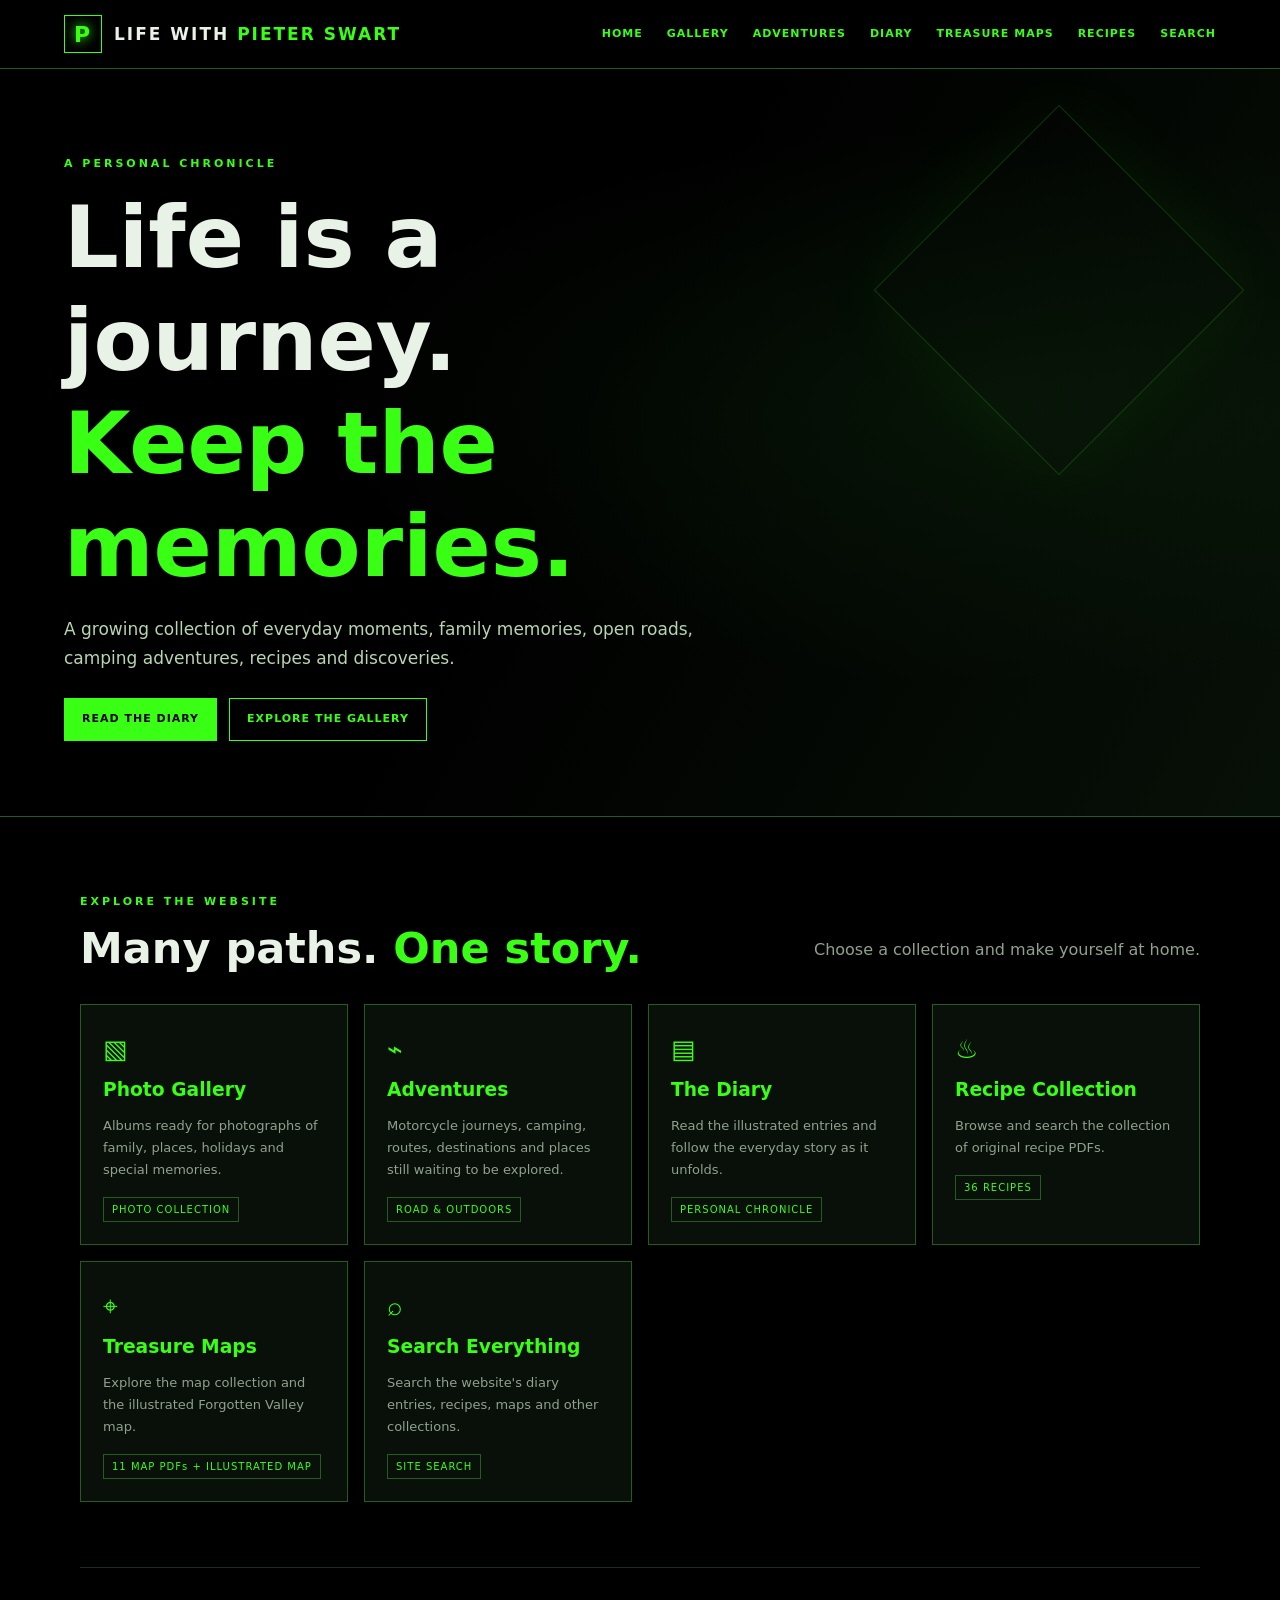
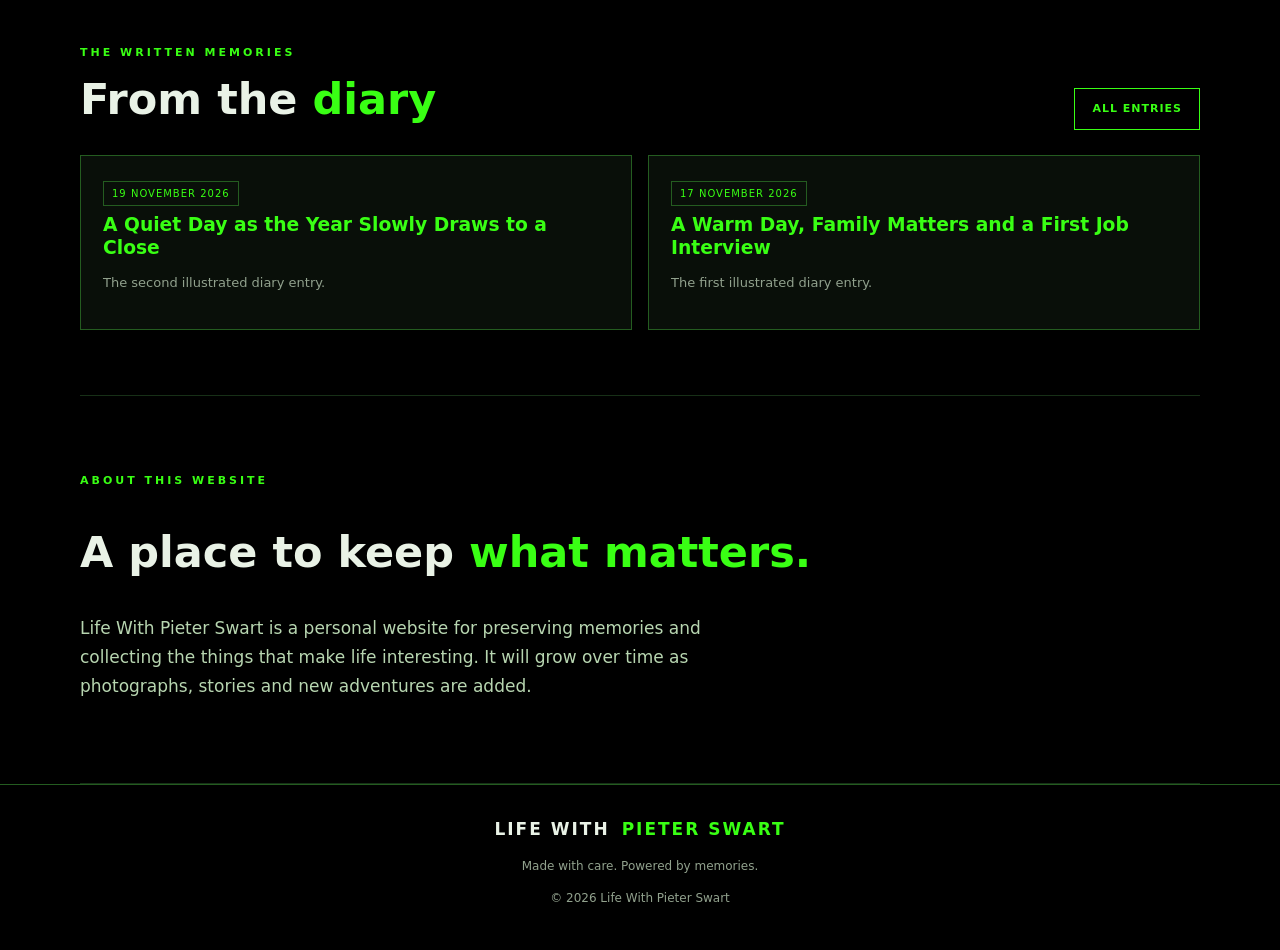
<file: index.html>
<!doctype html>
<html lang="en">
<head>
<meta charset="utf-8">
<meta name="viewport" content="width=device-width,initial-scale=1">
<meta name="theme-color" content="#000000">
<meta name="description" content="Life With Pieter Swart: personal diaries, photographs, motorcycle adventures, camping, recipes and treasure maps.">
<title>Life With Pieter Swart | Journeys, Stories & Memories</title>
<link rel="icon" href="/favicon.svg" type="image/svg+xml">
<link rel="stylesheet" href="/style.css">
</head>
<body>
<header class="site-header">
<a class="brand" href="/"><span class="brand-mark">P</span><span>LIFE WITH <b>PIETER SWART</b></span></a>
<button class="menu-toggle" aria-label="Toggle navigation" aria-expanded="false">☰ MENU</button>
<nav>
<a href="/">HOME</a>
<a href="/gallery/">GALLERY</a>
<a href="/adventures/">ADVENTURES</a>
<a href="/diary/">DIARY</a>
<a href="/treasure-maps/">TREASURE MAPS</a>
<a href="/recipes/">RECIPES</a>
<a href="/search/">SEARCH</a>
</nav>
</header>
<main>
<section class="hero">
<div class="hero-inner">
<p class="eyebrow">A PERSONAL CHRONICLE</p>
<h1>Life is a journey.<br><span>Keep the memories.</span></h1>
<p class="lead">A growing collection of everyday moments, family memories, open roads, camping adventures, recipes and discoveries.</p>
<div class="actions">
<a class="button primary" href="/diary/">READ THE DIARY</a>
<a class="button" href="/gallery/">EXPLORE THE GALLERY</a>
</div>
</div>
</section>
<section class="section wrap">
<div class="section-heading">
<div><p class="eyebrow">EXPLORE THE WEBSITE</p><h2>Many paths. <span>One story.</span></h2></div>
<p class="muted">Choose a collection and make yourself at home.</p>
</div>
<div class="grid">
<a class="card" href="/gallery/"><div class="symbol">▧</div><h3>Photo Gallery</h3><p>Albums ready for photographs of family, places, holidays and special memories.</p><span class="pill">PHOTO COLLECTION</span></a>
<a class="card" href="/adventures/"><div class="symbol">⌁</div><h3>Adventures</h3><p>Motorcycle journeys, camping, routes, destinations and places still waiting to be explored.</p><span class="pill">ROAD & OUTDOORS</span></a>
<a class="card" href="/diary/"><div class="symbol">▤</div><h3>The Diary</h3><p>Read the illustrated entries and follow the everyday story as it unfolds.</p><span class="pill">PERSONAL CHRONICLE</span></a>
<a class="card" href="/recipes/"><div class="symbol">♨</div><h3>Recipe Collection</h3><p>Browse and search the collection of original recipe PDFs.</p><span class="pill">36 RECIPES</span></a>
<a class="card" href="/treasure-maps/"><div class="symbol">⌖</div><h3>Treasure Maps</h3><p>Explore the map collection and the illustrated Forgotten Valley map.</p><span class="pill">11 MAP PDFs + ILLUSTRATED MAP</span></a>
<a class="card" href="/search/"><div class="symbol">⌕</div><h3>Search Everything</h3><p>Search the website's diary entries, recipes, maps and other collections.</p><span class="pill">SITE SEARCH</span></a>
</div>
</section>
<section class="section wrap">
<div class="section-heading">
<div><p class="eyebrow">THE WRITTEN MEMORIES</p><h2>From the <span>diary</span></h2></div>
<a class="button" href="/diary/">ALL ENTRIES</a>
</div>
<div class="grid">
<a class="card" href="/diary/entry-002/"><span class="pill">19 NOVEMBER 2026</span><h3>A Quiet Day as the Year Slowly Draws to a Close</h3><p>The second illustrated diary entry.</p></a>
<a class="card" href="/diary/entry-001/"><span class="pill">17 NOVEMBER 2026</span><h3>A Warm Day, Family Matters and a First Job Interview</h3><p>The first illustrated diary entry.</p></a>
</div>
</section>
<section class="section wrap">
<p class="eyebrow">ABOUT THIS WEBSITE</p>
<h2>A place to keep <span>what matters.</span></h2>
<p class="lead">Life With Pieter Swart is a personal website for preserving memories and collecting the things that make life interesting. It will grow over time as photographs, stories and new adventures are added.</p>
</section>
</main>
<footer><div class="brand">LIFE WITH <b>PIETER SWART</b></div><p>Made with care. Powered by memories.</p><p>© <span id="year"></span> Life With Pieter Swart</p></footer>
<script src="/site.js"></script>
</body></html>
</file>
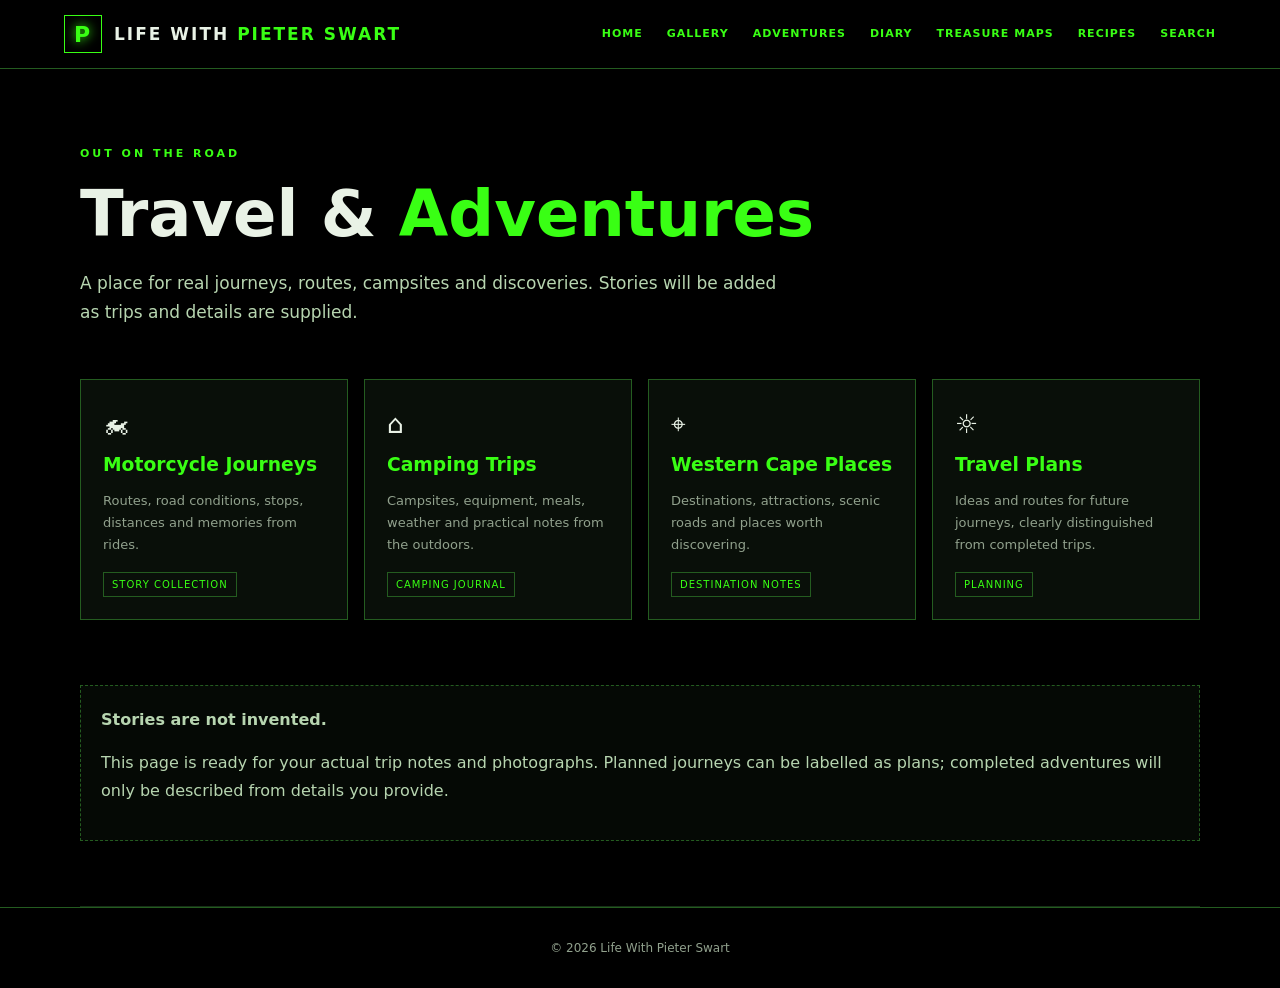
<file: adventures/index.html>
<!doctype html>
<html lang="en"><head><meta charset="utf-8"><meta name="viewport" content="width=device-width,initial-scale=1">
<meta name="description" content="Motorcycle travel, camping and outdoor adventures from Life With Pieter Swart.">
<title>Adventures | Life With Pieter Swart</title><link rel="stylesheet" href="/style.css"></head>
<body><header class="site-header"><a class="brand" href="/"><span class="brand-mark">P</span><span>LIFE WITH <b>PIETER SWART</b></span></a>
<button class="menu-toggle" aria-expanded="false">☰ MENU</button><nav>
<a href="/">HOME</a>
<a href="/gallery/">GALLERY</a>
<a href="/adventures/">ADVENTURES</a>
<a href="/diary/">DIARY</a>
<a href="/treasure-maps/">TREASURE MAPS</a>
<a href="/recipes/">RECIPES</a>
<a href="/search/">SEARCH</a>
</nav></header>
<main class="wrap"><section class="page-hero"><p class="eyebrow">OUT ON THE ROAD</p><h1>Travel & <span>Adventures</span></h1>
<p class="lead">A place for real journeys, routes, campsites and discoveries. Stories will be added as trips and details are supplied.</p></section>
<div class="grid">
<article class="card"><div class="symbol">🏍</div><h3>Motorcycle Journeys</h3><p>Routes, road conditions, stops, distances and memories from rides.</p><span class="pill">STORY COLLECTION</span></article>
<article class="card"><div class="symbol">⌂</div><h3>Camping Trips</h3><p>Campsites, equipment, meals, weather and practical notes from the outdoors.</p><span class="pill">CAMPING JOURNAL</span></article>
<article class="card"><div class="symbol">⌖</div><h3>Western Cape Places</h3><p>Destinations, attractions, scenic roads and places worth discovering.</p><span class="pill">DESTINATION NOTES</span></article>
<article class="card"><div class="symbol">☼</div><h3>Travel Plans</h3><p>Ideas and routes for future journeys, clearly distinguished from completed trips.</p><span class="pill">PLANNING</span></article>
</div>
<section class="section"><div class="notice"><strong>Stories are not invented.</strong><p>This page is ready for your actual trip notes and photographs. Planned journeys can be labelled as plans; completed adventures will only be described from details you provide.</p></div></section>
</main><footer>© <span id="year"></span> Life With Pieter Swart</footer><script src="/site.js"></script></body></html>
</file>
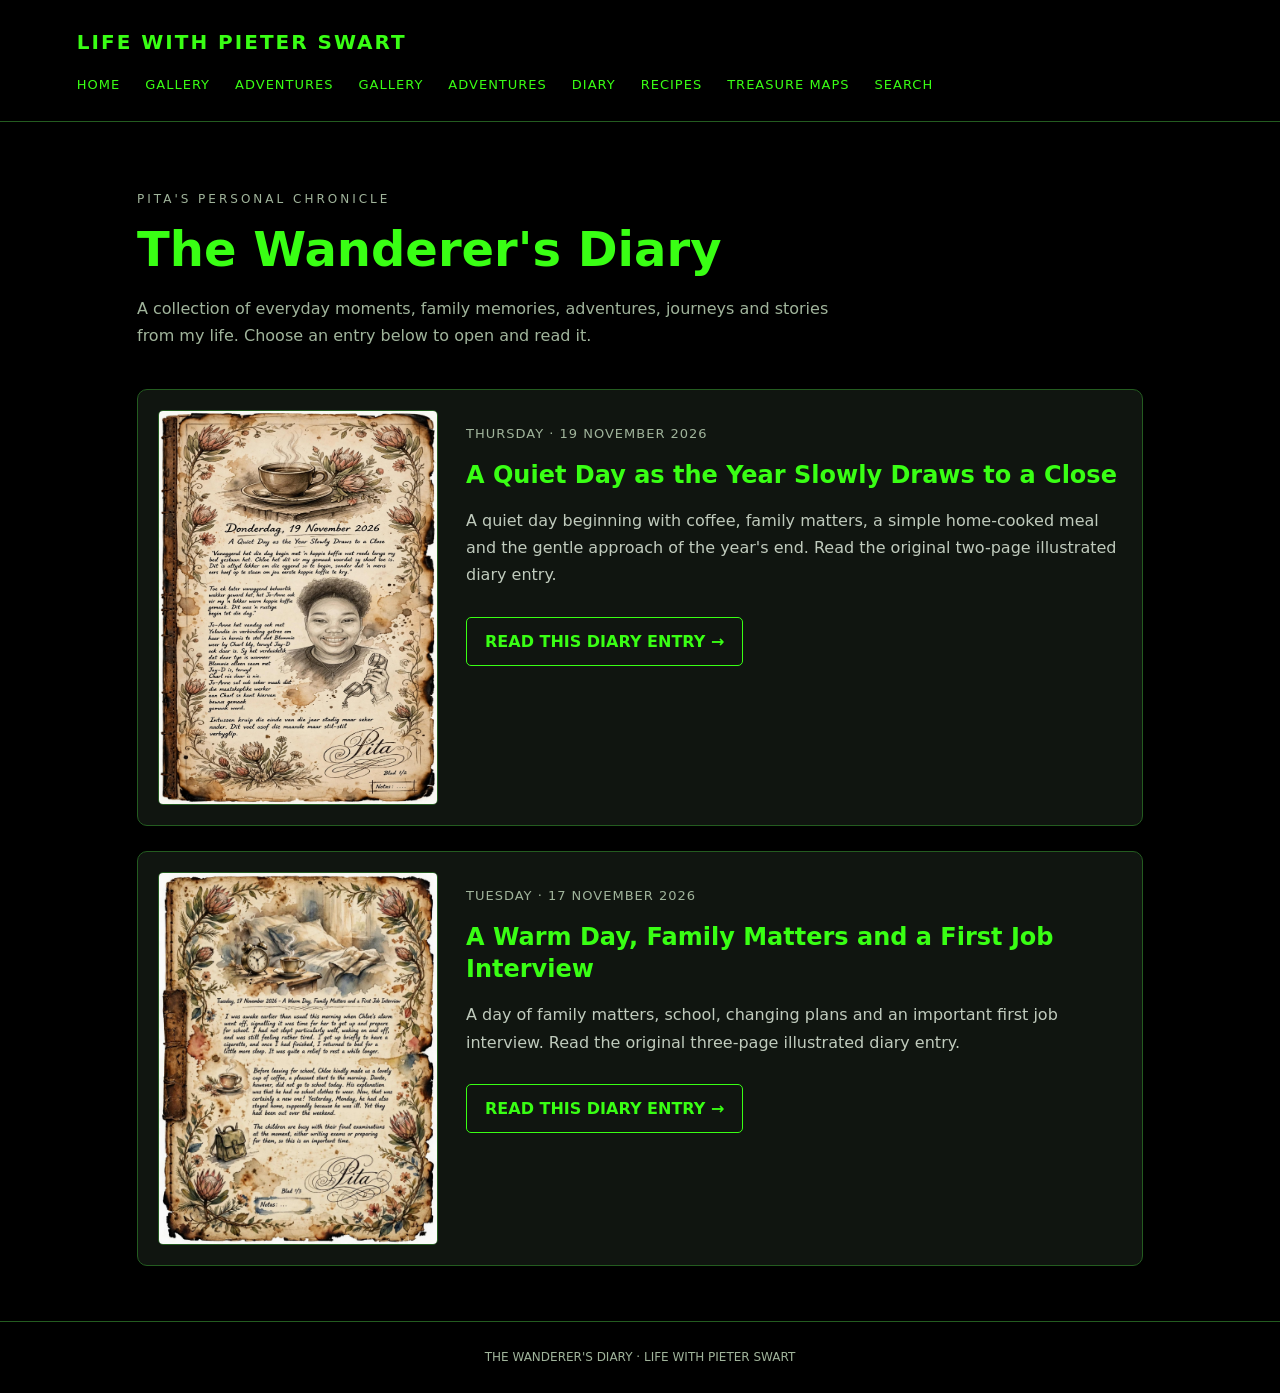
<file: diary/index.html>
<!DOCTYPE html>
<html lang="en"><head><meta charset="UTF-8"><meta name="viewport" content="width=device-width, initial-scale=1.0"><title>The Wanderer's Diary | Life With Pieter Swart</title>
<style>
:root{--black:#000;--green:#39ff14;--muted:#a0b49b;--panel:#101510;--border:#245c20}*{box-sizing:border-box}body{margin:0;background:var(--black);color:var(--green);font-family:"DejaVu Sans",Arial,sans-serif;line-height:1.7}header{padding:25px 6%;border-bottom:1px solid var(--border);display:flex;justify-content:space-between;align-items:center;flex-wrap:wrap;gap:15px}header a{color:var(--green);text-decoration:none}.brand{font-size:20px;font-weight:bold;letter-spacing:2px}nav{display:flex;gap:25px;flex-wrap:wrap}nav a{font-size:13px;letter-spacing:1px}nav a:hover,.entry-link:hover{color:white}main{max-width:1050px;margin:auto;padding:55px 22px}.eyebrow{color:var(--muted);letter-spacing:3px;font-size:12px;text-transform:uppercase}h1{font-size:clamp(30px,5vw,48px);line-height:1.2;margin:10px 0}.intro{color:var(--muted);max-width:700px;margin-bottom:40px}.entry{display:grid;grid-template-columns:minmax(180px,280px) 1fr;gap:28px;background:var(--panel);border:1px solid var(--border);border-radius:10px;padding:20px;margin-top:25px}.entry img{width:100%;height:auto;display:block;border:1px solid var(--border);border-radius:5px}.date{color:var(--muted);font-size:13px;letter-spacing:1px}h2{color:var(--green);margin:8px 0;line-height:1.35}.description{color:#c0cbbd}.entry-link{display:inline-block;margin-top:12px;padding:10px 18px;border:1px solid var(--green);border-radius:5px;color:var(--green);text-decoration:none;font-weight:bold}footer{border-top:1px solid var(--border);text-align:center;padding:25px;color:var(--muted);font-size:12px}@media(max-width:650px){.entry{grid-template-columns:1fr}.entry img{max-width:350px}}
</style></head><body>
<header><a class="brand" href="../index.html">LIFE WITH PIETER SWART</a><nav><a href="../index.html">HOME</a><a href="../gallery/">GALLERY</a><a href="../adventures/">ADVENTURES</a><a href="../index.html#gallery">GALLERY</a><a href="../index.html#adventures">ADVENTURES</a><a href="./">DIARY</a><a href="../recipes/">RECIPES</a><a href="../treasure-maps/">TREASURE MAPS</a><a href="../search/">SEARCH</a></nav></header>
<main><p class="eyebrow">Pita's Personal Chronicle</p><h1>The Wanderer's Diary</h1><p class="intro">A collection of everyday moments, family memories, adventures, journeys and stories from my life. Choose an entry below to open and read it.</p>
<section class="entry"><div><a href="entry-002/"><img src="entry-002/page-1.png" alt="First page of the illustrated diary dated 19 November 2026"></a></div><div><p class="date">THURSDAY · 19 NOVEMBER 2026</p><h2>A Quiet Day as the Year Slowly Draws to a Close</h2><p class="description">A quiet day beginning with coffee, family matters, a simple home-cooked meal and the gentle approach of the year's end. Read the original two-page illustrated diary entry.</p><a class="entry-link" href="entry-002/">READ THIS DIARY ENTRY →</a></div></section>
<section class="entry"><div><a href="entry-001/"><img src="entry-001/page-1.png" alt="First page of the illustrated diary dated 17 November 2026"></a></div><div><p class="date">TUESDAY · 17 NOVEMBER 2026</p><h2>A Warm Day, Family Matters and a First Job Interview</h2><p class="description">A day of family matters, school, changing plans and an important first job interview. Read the original three-page illustrated diary entry.</p><a class="entry-link" href="entry-001/">READ THIS DIARY ENTRY →</a></div></section>
</main><footer>THE WANDERER'S DIARY · LIFE WITH PIETER SWART</footer></body></html>
</file>
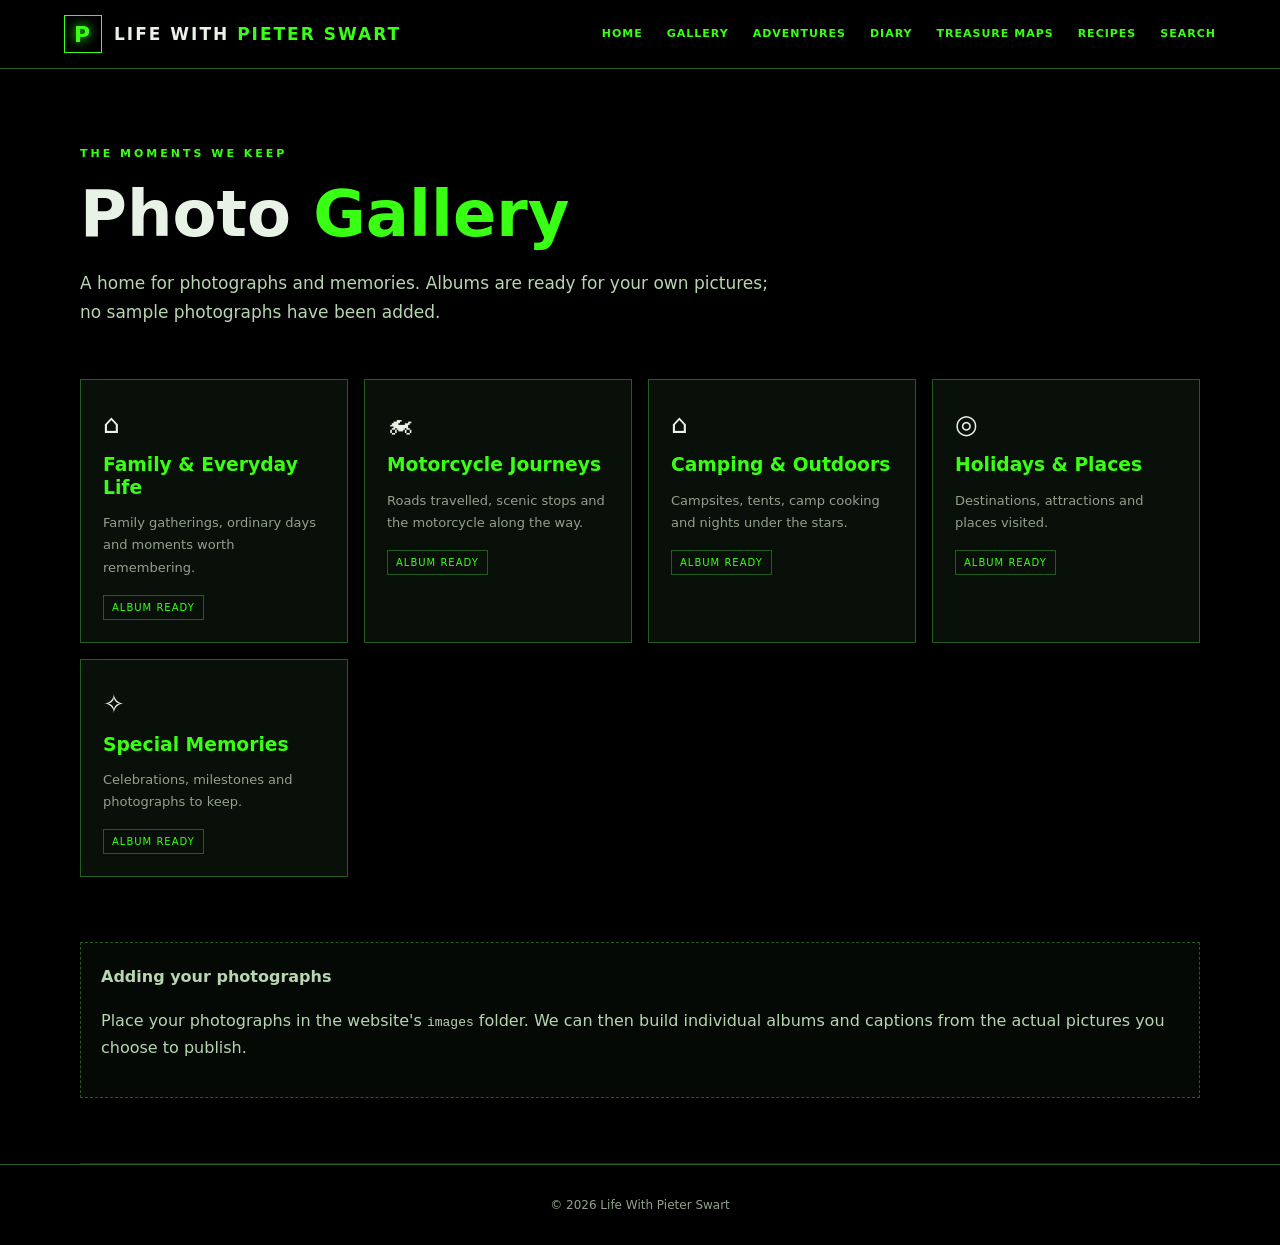
<file: gallery/index.html>
<!doctype html>
<html lang="en"><head><meta charset="utf-8"><meta name="viewport" content="width=device-width,initial-scale=1">
<meta name="description" content="Photo albums from Life With Pieter Swart.">
<title>Photo Gallery | Life With Pieter Swart</title><link rel="stylesheet" href="/style.css"></head>
<body>
<header class="site-header"><a class="brand" href="/"><span class="brand-mark">P</span><span>LIFE WITH <b>PIETER SWART</b></span></a>
<button class="menu-toggle" aria-expanded="false">☰ MENU</button><nav>
<a href="/">HOME</a>
<a href="/gallery/">GALLERY</a>
<a href="/adventures/">ADVENTURES</a>
<a href="/diary/">DIARY</a>
<a href="/treasure-maps/">TREASURE MAPS</a>
<a href="/recipes/">RECIPES</a>
<a href="/search/">SEARCH</a>
</nav></header>
<main class="wrap">
<section class="page-hero"><p class="eyebrow">THE MOMENTS WE KEEP</p><h1>Photo <span>Gallery</span></h1>
<p class="lead">A home for photographs and memories. Albums are ready for your own pictures; no sample photographs have been added.</p></section>
<div class="grid">
<article class="card"><div class="symbol">⌂</div><h3>Family & Everyday Life</h3><p>Family gatherings, ordinary days and moments worth remembering.</p><span class="pill">ALBUM READY</span></article>
<article class="card"><div class="symbol">🏍</div><h3>Motorcycle Journeys</h3><p>Roads travelled, scenic stops and the motorcycle along the way.</p><span class="pill">ALBUM READY</span></article>
<article class="card"><div class="symbol">⌂</div><h3>Camping & Outdoors</h3><p>Campsites, tents, camp cooking and nights under the stars.</p><span class="pill">ALBUM READY</span></article>
<article class="card"><div class="symbol">◎</div><h3>Holidays & Places</h3><p>Destinations, attractions and places visited.</p><span class="pill">ALBUM READY</span></article>
<article class="card"><div class="symbol">✧</div><h3>Special Memories</h3><p>Celebrations, milestones and photographs to keep.</p><span class="pill">ALBUM READY</span></article>
</div>
<section class="section"><div class="notice"><strong>Adding your photographs</strong><p>Place your photographs in the website's <code>images</code> folder. We can then build individual albums and captions from the actual pictures you choose to publish.</p></div></section>
</main><footer>© <span id="year"></span> Life With Pieter Swart</footer><script src="/site.js"></script></body></html>
</file>
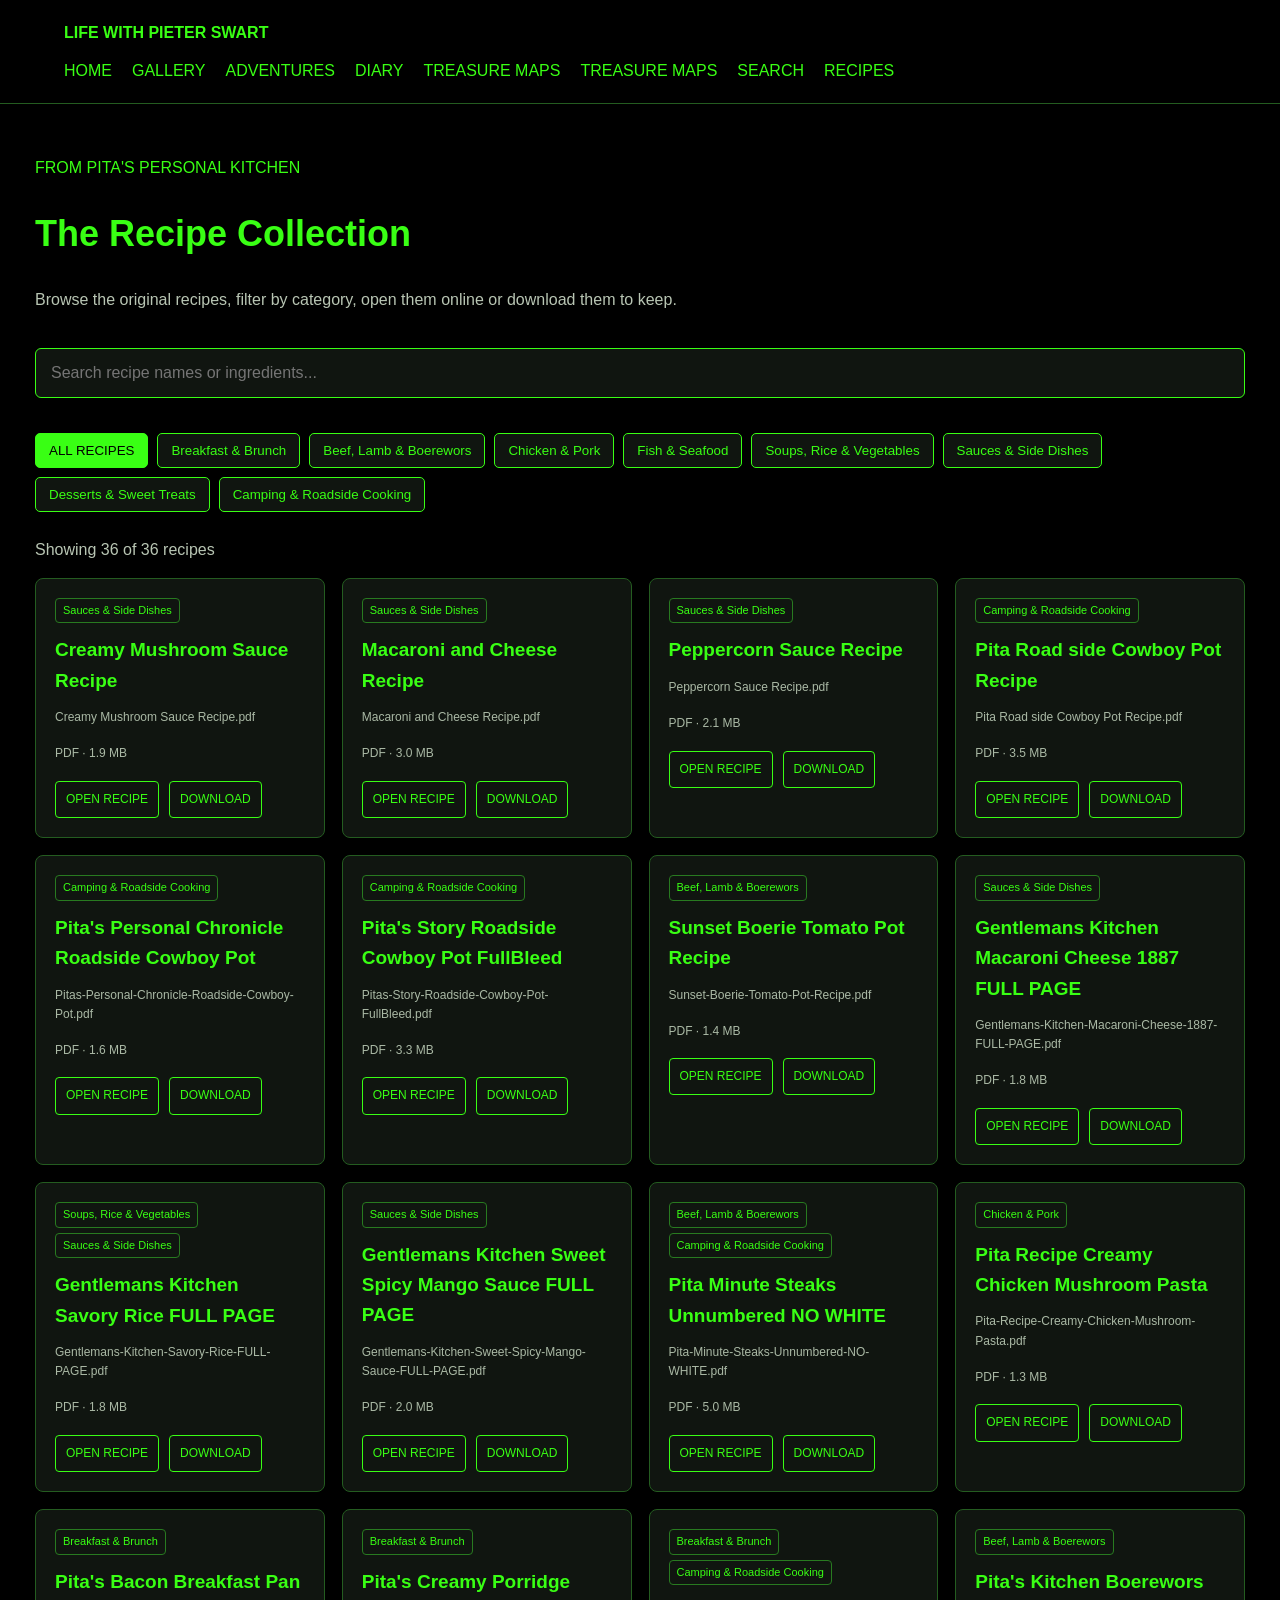
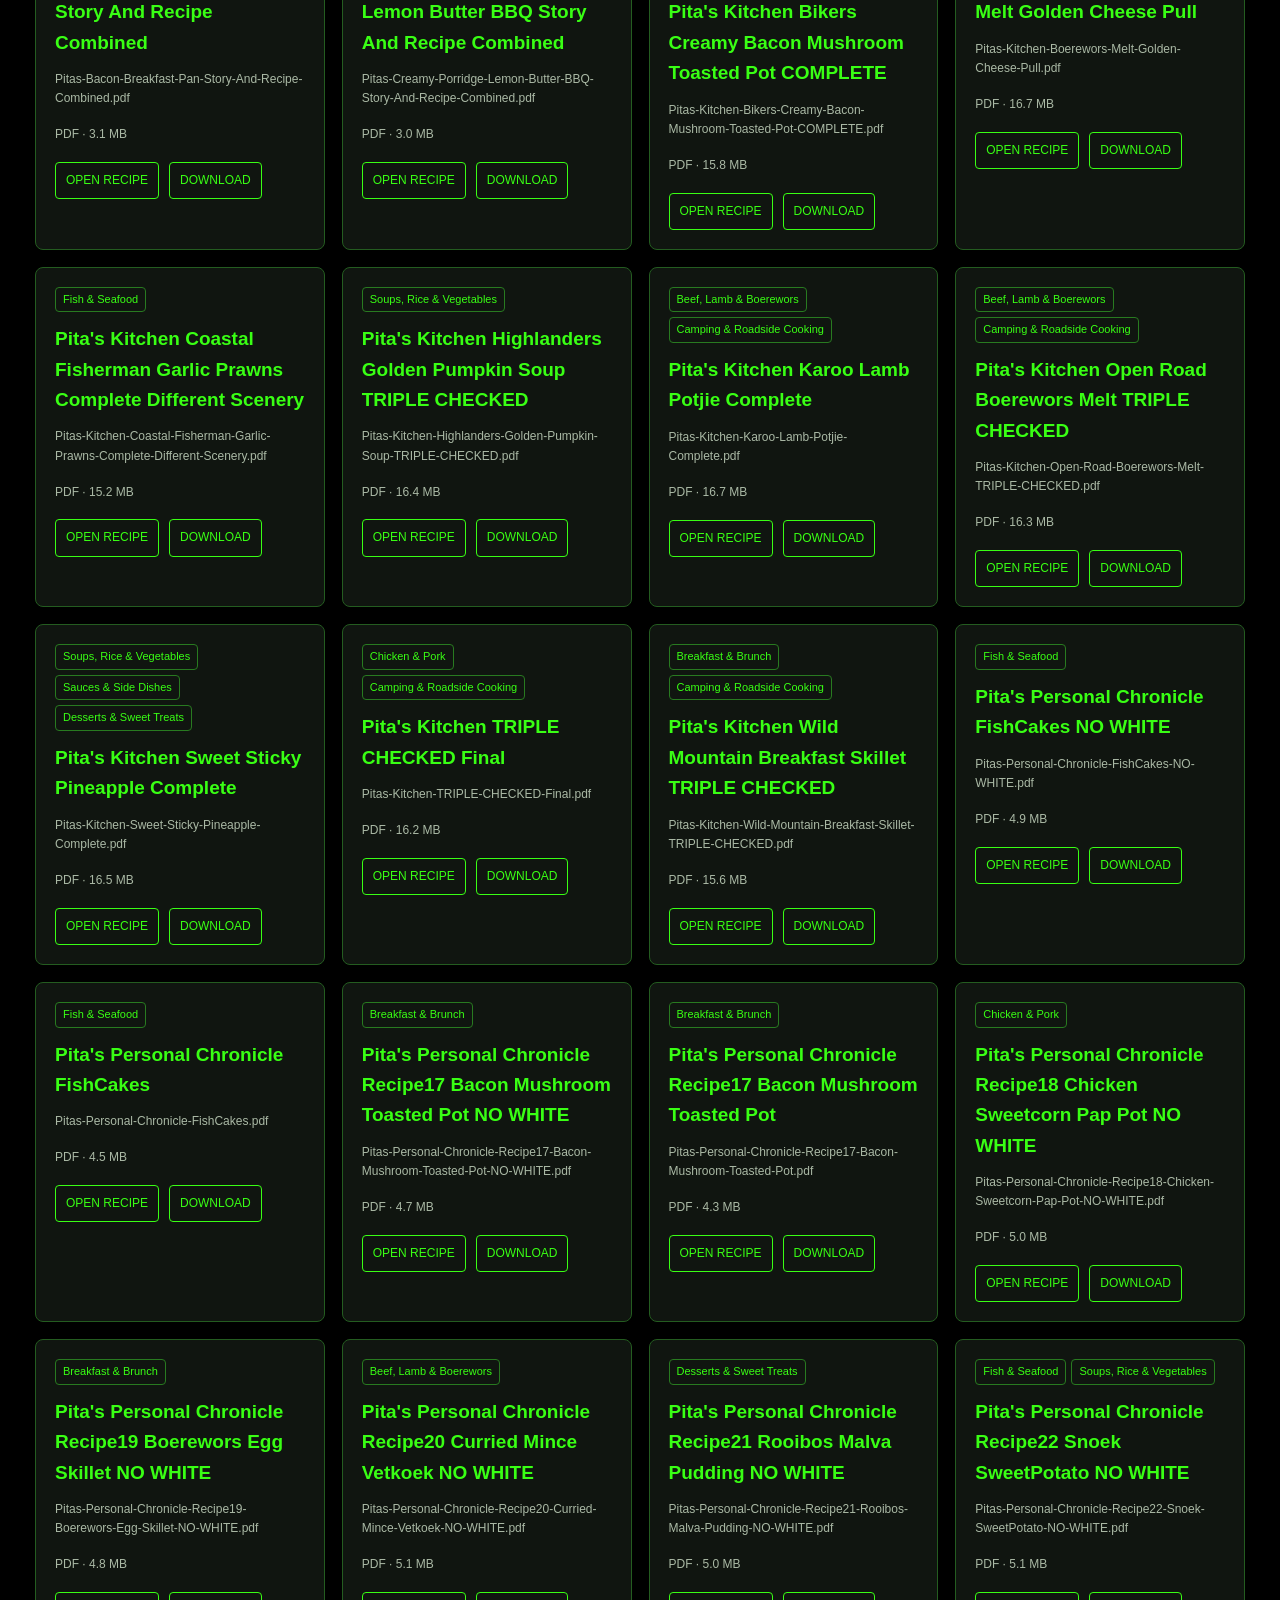
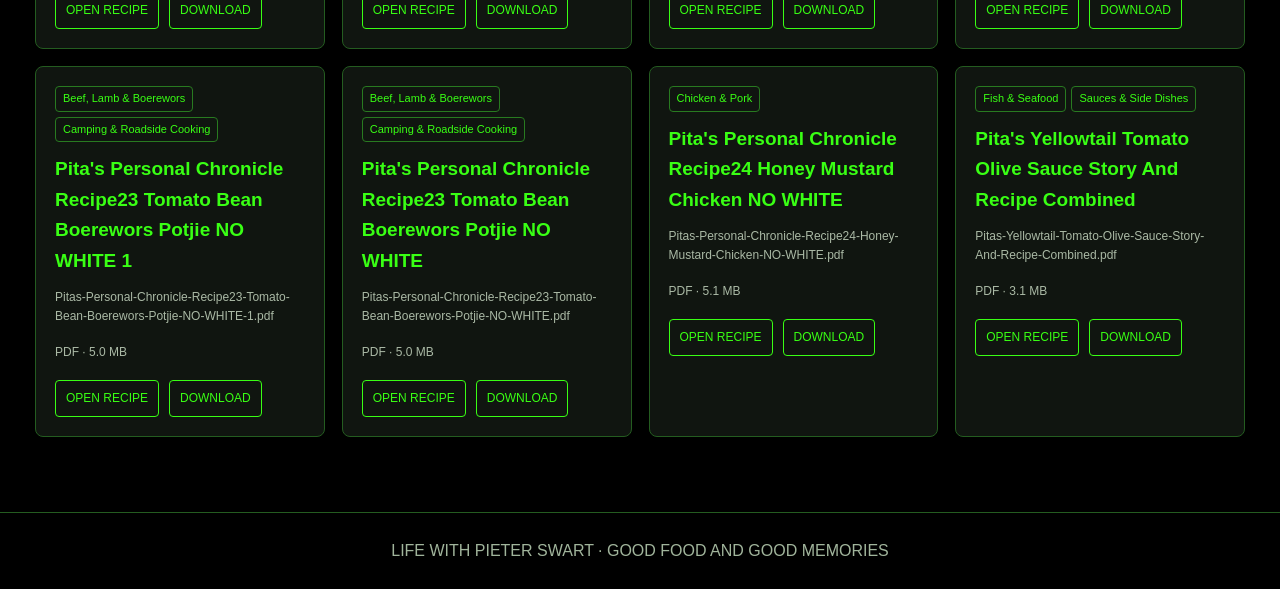
<file: recipes/index.html>
<!DOCTYPE html>
<html lang="en">
<head>
<meta charset="UTF-8">
<meta name="viewport" content="width=device-width, initial-scale=1">
<title>Pita's Recipe Collection</title>

<style>
* { box-sizing: border-box; }

body {
    margin: 0;
    background: #000;
    color: #39ff14;
    font-family: Arial, sans-serif;
    line-height: 1.6;
}

header {
    padding: 20px 5%;
    border-bottom: 1px solid #245c20;
}

nav {
    display: flex;
    flex-wrap: wrap;
    gap: 20px;
    margin-top: 12px;
}

nav a {
    color: #39ff14;
    text-decoration: none;
}

main {
    max-width: 1250px;
    margin: auto;
    padding: 35px 20px;
}

h1 { font-size: 36px; }

.intro { color: #b8c5b3; }

#search {
    width: 100%;
    padding: 15px;
    margin: 20px 0;
    background: #101510;
    color: #39ff14;
    border: 1px solid #39ff14;
    border-radius: 6px;
    font-size: 16px;
}

.filters {
    display: flex;
    flex-wrap: wrap;
    gap: 9px;
    margin: 15px 0 25px;
}

.filter {
    background: #101510;
    border: 1px solid #39ff14;
    color: #39ff14;
    padding: 9px 13px;
    border-radius: 5px;
    cursor: pointer;
}

.filter:hover, .filter.active {
    background: #39ff14;
    color: #000;
}

.grid {
    display: grid;
    grid-template-columns: repeat(auto-fit, minmax(270px, 1fr));
    gap: 17px;
}

.recipe {
    background: #101510;
    border: 1px solid #245c20;
    border-radius: 8px;
    padding: 19px;
    overflow-wrap: anywhere;
}

.recipe h2 {
    font-size: 19px;
    margin: 12px 0;
}

.recipe .filename, .recipe small {
    color: #aab9a5;
    font-size: 12px;
}

.tags {
    display: flex;
    flex-wrap: wrap;
    gap: 5px;
}

.tag {
    border: 1px solid #287a20;
    border-radius: 4px;
    padding: 3px 7px;
    font-size: 11px;
    color: #39ff14;
}

.actions {
    display: flex;
    flex-wrap: wrap;
    gap: 10px;
    margin-top: 16px;
}

.actions a {
    display: inline-block;
    border: 1px solid #39ff14;
    color: #39ff14;
    padding: 8px 10px;
    text-decoration: none;
    border-radius: 4px;
    font-size: 12px;
}

.actions a:hover {
    background: #39ff14;
    color: #000;
}

#count {
    color: #b8c5b3;
    margin-bottom: 15px;
}

footer {
    text-align: center;
    padding: 25px;
    border-top: 1px solid #245c20;
    color: #a0b49b;
    margin-top: 40px;
}
</style>
</head>

<body>
<header>
<strong>LIFE WITH PIETER SWART</strong>
<nav>
<a href="../index.html">HOME</a><a href="../gallery/">GALLERY</a><a href="../adventures/">ADVENTURES</a>
<a href="../diary/">DIARY</a>
<a href="../treasure-maps/">TREASURE MAPS</a>
<a href="../treasure-maps/">TREASURE MAPS</a><a href="../search/">SEARCH</a><a href="./">RECIPES</a>
</nav>
</header>

<main>
<p>FROM PITA'S PERSONAL KITCHEN</p>
<h1>The Recipe Collection</h1>
<p class="intro">
Browse the original recipes, filter by category, open them online
or download them to keep.
</p>

<input id="search" type="search"
placeholder="Search recipe names or ingredients...">

<div class="filters">
<button class="filter active" data-category="all">ALL RECIPES</button>
<button class="filter" data-category="Breakfast &amp; Brunch">Breakfast &amp; Brunch</button>
<button class="filter" data-category="Beef, Lamb &amp; Boerewors">Beef, Lamb &amp; Boerewors</button>
<button class="filter" data-category="Chicken &amp; Pork">Chicken &amp; Pork</button>
<button class="filter" data-category="Fish &amp; Seafood">Fish &amp; Seafood</button>
<button class="filter" data-category="Soups, Rice &amp; Vegetables">Soups, Rice &amp; Vegetables</button>
<button class="filter" data-category="Sauces &amp; Side Dishes">Sauces &amp; Side Dishes</button>
<button class="filter" data-category="Desserts &amp; Sweet Treats">Desserts &amp; Sweet Treats</button>
<button class="filter" data-category="Camping &amp; Roadside Cooking">Camping &amp; Roadside Cooking</button>
</div>

<p id="count"></p>

<div class="grid" id="recipes">

    <article class="recipe"
             data-categories="[&quot;Sauces &amp; Side Dishes&quot;]"
             data-search="creamy mushroom sauce recipe creamy mushroom sauce recipe.pdf sauces &amp; side dishes">

      <div class="tags"><span class="tag">Sauces &amp; Side Dishes</span></div>

      <h2>Creamy Mushroom Sauce Recipe</h2>

      <p class="filename">Creamy Mushroom Sauce Recipe.pdf</p>

      <small>PDF · 1.9 MB</small>

      <div class="actions">
        <a href="files/Compiled%20PDFs/Creamy%20Mushroom%20Sauce%20Recipe.pdf" target="_blank" rel="noopener">OPEN RECIPE</a>
        <a href="files/Compiled%20PDFs/Creamy%20Mushroom%20Sauce%20Recipe.pdf" download>DOWNLOAD</a>
      </div>
    </article>
    

    <article class="recipe"
             data-categories="[&quot;Sauces &amp; Side Dishes&quot;]"
             data-search="macaroni and cheese recipe macaroni and cheese recipe.pdf sauces &amp; side dishes">

      <div class="tags"><span class="tag">Sauces &amp; Side Dishes</span></div>

      <h2>Macaroni and Cheese Recipe</h2>

      <p class="filename">Macaroni and Cheese Recipe.pdf</p>

      <small>PDF · 3.0 MB</small>

      <div class="actions">
        <a href="files/Compiled%20PDFs/Macaroni%20and%20Cheese%20Recipe.pdf" target="_blank" rel="noopener">OPEN RECIPE</a>
        <a href="files/Compiled%20PDFs/Macaroni%20and%20Cheese%20Recipe.pdf" download>DOWNLOAD</a>
      </div>
    </article>
    

    <article class="recipe"
             data-categories="[&quot;Sauces &amp; Side Dishes&quot;]"
             data-search="peppercorn sauce recipe peppercorn sauce recipe.pdf sauces &amp; side dishes">

      <div class="tags"><span class="tag">Sauces &amp; Side Dishes</span></div>

      <h2>Peppercorn Sauce Recipe</h2>

      <p class="filename">Peppercorn Sauce Recipe.pdf</p>

      <small>PDF · 2.1 MB</small>

      <div class="actions">
        <a href="files/Compiled%20PDFs/Peppercorn%20Sauce%20Recipe.pdf" target="_blank" rel="noopener">OPEN RECIPE</a>
        <a href="files/Compiled%20PDFs/Peppercorn%20Sauce%20Recipe.pdf" download>DOWNLOAD</a>
      </div>
    </article>
    

    <article class="recipe"
             data-categories="[&quot;Camping &amp; Roadside Cooking&quot;]"
             data-search="pita road side cowboy pot recipe pita road side cowboy pot recipe.pdf camping &amp; roadside cooking">

      <div class="tags"><span class="tag">Camping &amp; Roadside Cooking</span></div>

      <h2>Pita Road side Cowboy Pot Recipe</h2>

      <p class="filename">Pita Road side Cowboy Pot Recipe.pdf</p>

      <small>PDF · 3.5 MB</small>

      <div class="actions">
        <a href="files/Compiled%20PDFs/Pita%20Road%20side%20Cowboy%20Pot%20Recipe.pdf" target="_blank" rel="noopener">OPEN RECIPE</a>
        <a href="files/Compiled%20PDFs/Pita%20Road%20side%20Cowboy%20Pot%20Recipe.pdf" download>DOWNLOAD</a>
      </div>
    </article>
    

    <article class="recipe"
             data-categories="[&quot;Camping &amp; Roadside Cooking&quot;]"
             data-search="pita&#x27;s personal chronicle roadside cowboy pot pitas-personal-chronicle-roadside-cowboy-pot.pdf camping &amp; roadside cooking">

      <div class="tags"><span class="tag">Camping &amp; Roadside Cooking</span></div>

      <h2>Pita&#x27;s Personal Chronicle Roadside Cowboy Pot</h2>

      <p class="filename">Pitas-Personal-Chronicle-Roadside-Cowboy-Pot.pdf</p>

      <small>PDF · 1.6 MB</small>

      <div class="actions">
        <a href="files/Compiled%20PDFs/Pitas-Personal-Chronicle-Roadside-Cowboy-Pot.pdf" target="_blank" rel="noopener">OPEN RECIPE</a>
        <a href="files/Compiled%20PDFs/Pitas-Personal-Chronicle-Roadside-Cowboy-Pot.pdf" download>DOWNLOAD</a>
      </div>
    </article>
    

    <article class="recipe"
             data-categories="[&quot;Camping &amp; Roadside Cooking&quot;]"
             data-search="pita&#x27;s story roadside cowboy pot fullbleed pitas-story-roadside-cowboy-pot-fullbleed.pdf camping &amp; roadside cooking">

      <div class="tags"><span class="tag">Camping &amp; Roadside Cooking</span></div>

      <h2>Pita&#x27;s Story Roadside Cowboy Pot FullBleed</h2>

      <p class="filename">Pitas-Story-Roadside-Cowboy-Pot-FullBleed.pdf</p>

      <small>PDF · 3.3 MB</small>

      <div class="actions">
        <a href="files/Compiled%20PDFs/Pitas-Story-Roadside-Cowboy-Pot-FullBleed.pdf" target="_blank" rel="noopener">OPEN RECIPE</a>
        <a href="files/Compiled%20PDFs/Pitas-Story-Roadside-Cowboy-Pot-FullBleed.pdf" download>DOWNLOAD</a>
      </div>
    </article>
    

    <article class="recipe"
             data-categories="[&quot;Beef, Lamb &amp; Boerewors&quot;]"
             data-search="sunset boerie tomato pot recipe sunset-boerie-tomato-pot-recipe.pdf beef, lamb &amp; boerewors">

      <div class="tags"><span class="tag">Beef, Lamb &amp; Boerewors</span></div>

      <h2>Sunset Boerie Tomato Pot Recipe</h2>

      <p class="filename">Sunset-Boerie-Tomato-Pot-Recipe.pdf</p>

      <small>PDF · 1.4 MB</small>

      <div class="actions">
        <a href="files/Compiled%20PDFs/Sunset-Boerie-Tomato-Pot-Recipe.pdf" target="_blank" rel="noopener">OPEN RECIPE</a>
        <a href="files/Compiled%20PDFs/Sunset-Boerie-Tomato-Pot-Recipe.pdf" download>DOWNLOAD</a>
      </div>
    </article>
    

    <article class="recipe"
             data-categories="[&quot;Sauces &amp; Side Dishes&quot;]"
             data-search="gentlemans kitchen macaroni cheese 1887 full page gentlemans-kitchen-macaroni-cheese-1887-full-page.pdf sauces &amp; side dishes">

      <div class="tags"><span class="tag">Sauces &amp; Side Dishes</span></div>

      <h2>Gentlemans Kitchen Macaroni Cheese 1887 FULL PAGE</h2>

      <p class="filename">Gentlemans-Kitchen-Macaroni-Cheese-1887-FULL-PAGE.pdf</p>

      <small>PDF · 1.8 MB</small>

      <div class="actions">
        <a href="files/Gentlemans-Kitchen-Macaroni-Cheese-1887-FULL-PAGE.pdf" target="_blank" rel="noopener">OPEN RECIPE</a>
        <a href="files/Gentlemans-Kitchen-Macaroni-Cheese-1887-FULL-PAGE.pdf" download>DOWNLOAD</a>
      </div>
    </article>
    

    <article class="recipe"
             data-categories="[&quot;Soups, Rice &amp; Vegetables&quot;, &quot;Sauces &amp; Side Dishes&quot;]"
             data-search="gentlemans kitchen savory rice full page gentlemans-kitchen-savory-rice-full-page.pdf soups, rice &amp; vegetables sauces &amp; side dishes">

      <div class="tags"><span class="tag">Soups, Rice &amp; Vegetables</span> <span class="tag">Sauces &amp; Side Dishes</span></div>

      <h2>Gentlemans Kitchen Savory Rice FULL PAGE</h2>

      <p class="filename">Gentlemans-Kitchen-Savory-Rice-FULL-PAGE.pdf</p>

      <small>PDF · 1.8 MB</small>

      <div class="actions">
        <a href="files/Gentlemans-Kitchen-Savory-Rice-FULL-PAGE.pdf" target="_blank" rel="noopener">OPEN RECIPE</a>
        <a href="files/Gentlemans-Kitchen-Savory-Rice-FULL-PAGE.pdf" download>DOWNLOAD</a>
      </div>
    </article>
    

    <article class="recipe"
             data-categories="[&quot;Sauces &amp; Side Dishes&quot;]"
             data-search="gentlemans kitchen sweet spicy mango sauce full page gentlemans-kitchen-sweet-spicy-mango-sauce-full-page.pdf sauces &amp; side dishes">

      <div class="tags"><span class="tag">Sauces &amp; Side Dishes</span></div>

      <h2>Gentlemans Kitchen Sweet Spicy Mango Sauce FULL PAGE</h2>

      <p class="filename">Gentlemans-Kitchen-Sweet-Spicy-Mango-Sauce-FULL-PAGE.pdf</p>

      <small>PDF · 2.0 MB</small>

      <div class="actions">
        <a href="files/Gentlemans-Kitchen-Sweet-Spicy-Mango-Sauce-FULL-PAGE.pdf" target="_blank" rel="noopener">OPEN RECIPE</a>
        <a href="files/Gentlemans-Kitchen-Sweet-Spicy-Mango-Sauce-FULL-PAGE.pdf" download>DOWNLOAD</a>
      </div>
    </article>
    

    <article class="recipe"
             data-categories="[&quot;Beef, Lamb &amp; Boerewors&quot;, &quot;Camping &amp; Roadside Cooking&quot;]"
             data-search="pita minute steaks unnumbered no white pita-minute-steaks-unnumbered-no-white.pdf beef, lamb &amp; boerewors camping &amp; roadside cooking">

      <div class="tags"><span class="tag">Beef, Lamb &amp; Boerewors</span> <span class="tag">Camping &amp; Roadside Cooking</span></div>

      <h2>Pita Minute Steaks Unnumbered NO WHITE</h2>

      <p class="filename">Pita-Minute-Steaks-Unnumbered-NO-WHITE.pdf</p>

      <small>PDF · 5.0 MB</small>

      <div class="actions">
        <a href="files/Pita-Minute-Steaks-Unnumbered-NO-WHITE.pdf" target="_blank" rel="noopener">OPEN RECIPE</a>
        <a href="files/Pita-Minute-Steaks-Unnumbered-NO-WHITE.pdf" download>DOWNLOAD</a>
      </div>
    </article>
    

    <article class="recipe"
             data-categories="[&quot;Chicken &amp; Pork&quot;]"
             data-search="pita recipe creamy chicken mushroom pasta pita-recipe-creamy-chicken-mushroom-pasta.pdf chicken &amp; pork">

      <div class="tags"><span class="tag">Chicken &amp; Pork</span></div>

      <h2>Pita Recipe Creamy Chicken Mushroom Pasta</h2>

      <p class="filename">Pita-Recipe-Creamy-Chicken-Mushroom-Pasta.pdf</p>

      <small>PDF · 1.3 MB</small>

      <div class="actions">
        <a href="files/Pita-Recipe-Creamy-Chicken-Mushroom-Pasta.pdf" target="_blank" rel="noopener">OPEN RECIPE</a>
        <a href="files/Pita-Recipe-Creamy-Chicken-Mushroom-Pasta.pdf" download>DOWNLOAD</a>
      </div>
    </article>
    

    <article class="recipe"
             data-categories="[&quot;Breakfast &amp; Brunch&quot;]"
             data-search="pita&#x27;s bacon breakfast pan story and recipe combined pitas-bacon-breakfast-pan-story-and-recipe-combined.pdf breakfast &amp; brunch">

      <div class="tags"><span class="tag">Breakfast &amp; Brunch</span></div>

      <h2>Pita&#x27;s Bacon Breakfast Pan Story And Recipe Combined</h2>

      <p class="filename">Pitas-Bacon-Breakfast-Pan-Story-And-Recipe-Combined.pdf</p>

      <small>PDF · 3.1 MB</small>

      <div class="actions">
        <a href="files/Pitas-Bacon-Breakfast-Pan-Story-And-Recipe-Combined.pdf" target="_blank" rel="noopener">OPEN RECIPE</a>
        <a href="files/Pitas-Bacon-Breakfast-Pan-Story-And-Recipe-Combined.pdf" download>DOWNLOAD</a>
      </div>
    </article>
    

    <article class="recipe"
             data-categories="[&quot;Breakfast &amp; Brunch&quot;]"
             data-search="pita&#x27;s creamy porridge lemon butter bbq story and recipe combined pitas-creamy-porridge-lemon-butter-bbq-story-and-recipe-combined.pdf breakfast &amp; brunch">

      <div class="tags"><span class="tag">Breakfast &amp; Brunch</span></div>

      <h2>Pita&#x27;s Creamy Porridge Lemon Butter BBQ Story And Recipe Combined</h2>

      <p class="filename">Pitas-Creamy-Porridge-Lemon-Butter-BBQ-Story-And-Recipe-Combined.pdf</p>

      <small>PDF · 3.0 MB</small>

      <div class="actions">
        <a href="files/Pitas-Creamy-Porridge-Lemon-Butter-BBQ-Story-And-Recipe-Combined.pdf" target="_blank" rel="noopener">OPEN RECIPE</a>
        <a href="files/Pitas-Creamy-Porridge-Lemon-Butter-BBQ-Story-And-Recipe-Combined.pdf" download>DOWNLOAD</a>
      </div>
    </article>
    

    <article class="recipe"
             data-categories="[&quot;Breakfast &amp; Brunch&quot;, &quot;Camping &amp; Roadside Cooking&quot;]"
             data-search="pita&#x27;s kitchen bikers creamy bacon mushroom toasted pot complete pitas-kitchen-bikers-creamy-bacon-mushroom-toasted-pot-complete.pdf breakfast &amp; brunch camping &amp; roadside cooking">

      <div class="tags"><span class="tag">Breakfast &amp; Brunch</span> <span class="tag">Camping &amp; Roadside Cooking</span></div>

      <h2>Pita&#x27;s Kitchen Bikers Creamy Bacon Mushroom Toasted Pot COMPLETE</h2>

      <p class="filename">Pitas-Kitchen-Bikers-Creamy-Bacon-Mushroom-Toasted-Pot-COMPLETE.pdf</p>

      <small>PDF · 15.8 MB</small>

      <div class="actions">
        <a href="files/Pitas-Kitchen-Bikers-Creamy-Bacon-Mushroom-Toasted-Pot-COMPLETE.pdf" target="_blank" rel="noopener">OPEN RECIPE</a>
        <a href="files/Pitas-Kitchen-Bikers-Creamy-Bacon-Mushroom-Toasted-Pot-COMPLETE.pdf" download>DOWNLOAD</a>
      </div>
    </article>
    

    <article class="recipe"
             data-categories="[&quot;Beef, Lamb &amp; Boerewors&quot;]"
             data-search="pita&#x27;s kitchen boerewors melt golden cheese pull pitas-kitchen-boerewors-melt-golden-cheese-pull.pdf beef, lamb &amp; boerewors">

      <div class="tags"><span class="tag">Beef, Lamb &amp; Boerewors</span></div>

      <h2>Pita&#x27;s Kitchen Boerewors Melt Golden Cheese Pull</h2>

      <p class="filename">Pitas-Kitchen-Boerewors-Melt-Golden-Cheese-Pull.pdf</p>

      <small>PDF · 16.7 MB</small>

      <div class="actions">
        <a href="files/Pitas-Kitchen-Boerewors-Melt-Golden-Cheese-Pull.pdf" target="_blank" rel="noopener">OPEN RECIPE</a>
        <a href="files/Pitas-Kitchen-Boerewors-Melt-Golden-Cheese-Pull.pdf" download>DOWNLOAD</a>
      </div>
    </article>
    

    <article class="recipe"
             data-categories="[&quot;Fish &amp; Seafood&quot;]"
             data-search="pita&#x27;s kitchen coastal fisherman garlic prawns complete different scenery pitas-kitchen-coastal-fisherman-garlic-prawns-complete-different-scenery.pdf fish &amp; seafood">

      <div class="tags"><span class="tag">Fish &amp; Seafood</span></div>

      <h2>Pita&#x27;s Kitchen Coastal Fisherman Garlic Prawns Complete Different Scenery</h2>

      <p class="filename">Pitas-Kitchen-Coastal-Fisherman-Garlic-Prawns-Complete-Different-Scenery.pdf</p>

      <small>PDF · 15.2 MB</small>

      <div class="actions">
        <a href="files/Pitas-Kitchen-Coastal-Fisherman-Garlic-Prawns-Complete-Different-Scenery.pdf" target="_blank" rel="noopener">OPEN RECIPE</a>
        <a href="files/Pitas-Kitchen-Coastal-Fisherman-Garlic-Prawns-Complete-Different-Scenery.pdf" download>DOWNLOAD</a>
      </div>
    </article>
    

    <article class="recipe"
             data-categories="[&quot;Soups, Rice &amp; Vegetables&quot;]"
             data-search="pita&#x27;s kitchen highlanders golden pumpkin soup triple checked pitas-kitchen-highlanders-golden-pumpkin-soup-triple-checked.pdf soups, rice &amp; vegetables">

      <div class="tags"><span class="tag">Soups, Rice &amp; Vegetables</span></div>

      <h2>Pita&#x27;s Kitchen Highlanders Golden Pumpkin Soup TRIPLE CHECKED</h2>

      <p class="filename">Pitas-Kitchen-Highlanders-Golden-Pumpkin-Soup-TRIPLE-CHECKED.pdf</p>

      <small>PDF · 16.4 MB</small>

      <div class="actions">
        <a href="files/Pitas-Kitchen-Highlanders-Golden-Pumpkin-Soup-TRIPLE-CHECKED.pdf" target="_blank" rel="noopener">OPEN RECIPE</a>
        <a href="files/Pitas-Kitchen-Highlanders-Golden-Pumpkin-Soup-TRIPLE-CHECKED.pdf" download>DOWNLOAD</a>
      </div>
    </article>
    

    <article class="recipe"
             data-categories="[&quot;Beef, Lamb &amp; Boerewors&quot;, &quot;Camping &amp; Roadside Cooking&quot;]"
             data-search="pita&#x27;s kitchen karoo lamb potjie complete pitas-kitchen-karoo-lamb-potjie-complete.pdf beef, lamb &amp; boerewors camping &amp; roadside cooking">

      <div class="tags"><span class="tag">Beef, Lamb &amp; Boerewors</span> <span class="tag">Camping &amp; Roadside Cooking</span></div>

      <h2>Pita&#x27;s Kitchen Karoo Lamb Potjie Complete</h2>

      <p class="filename">Pitas-Kitchen-Karoo-Lamb-Potjie-Complete.pdf</p>

      <small>PDF · 16.7 MB</small>

      <div class="actions">
        <a href="files/Pitas-Kitchen-Karoo-Lamb-Potjie-Complete.pdf" target="_blank" rel="noopener">OPEN RECIPE</a>
        <a href="files/Pitas-Kitchen-Karoo-Lamb-Potjie-Complete.pdf" download>DOWNLOAD</a>
      </div>
    </article>
    

    <article class="recipe"
             data-categories="[&quot;Beef, Lamb &amp; Boerewors&quot;, &quot;Camping &amp; Roadside Cooking&quot;]"
             data-search="pita&#x27;s kitchen open road boerewors melt triple checked pitas-kitchen-open-road-boerewors-melt-triple-checked.pdf beef, lamb &amp; boerewors camping &amp; roadside cooking">

      <div class="tags"><span class="tag">Beef, Lamb &amp; Boerewors</span> <span class="tag">Camping &amp; Roadside Cooking</span></div>

      <h2>Pita&#x27;s Kitchen Open Road Boerewors Melt TRIPLE CHECKED</h2>

      <p class="filename">Pitas-Kitchen-Open-Road-Boerewors-Melt-TRIPLE-CHECKED.pdf</p>

      <small>PDF · 16.3 MB</small>

      <div class="actions">
        <a href="files/Pitas-Kitchen-Open-Road-Boerewors-Melt-TRIPLE-CHECKED.pdf" target="_blank" rel="noopener">OPEN RECIPE</a>
        <a href="files/Pitas-Kitchen-Open-Road-Boerewors-Melt-TRIPLE-CHECKED.pdf" download>DOWNLOAD</a>
      </div>
    </article>
    

    <article class="recipe"
             data-categories="[&quot;Soups, Rice &amp; Vegetables&quot;, &quot;Sauces &amp; Side Dishes&quot;, &quot;Desserts &amp; Sweet Treats&quot;]"
             data-search="pita&#x27;s kitchen sweet sticky pineapple complete pitas-kitchen-sweet-sticky-pineapple-complete.pdf soups, rice &amp; vegetables sauces &amp; side dishes desserts &amp; sweet treats">

      <div class="tags"><span class="tag">Soups, Rice &amp; Vegetables</span> <span class="tag">Sauces &amp; Side Dishes</span> <span class="tag">Desserts &amp; Sweet Treats</span></div>

      <h2>Pita&#x27;s Kitchen Sweet Sticky Pineapple Complete</h2>

      <p class="filename">Pitas-Kitchen-Sweet-Sticky-Pineapple-Complete.pdf</p>

      <small>PDF · 16.5 MB</small>

      <div class="actions">
        <a href="files/Pitas-Kitchen-Sweet-Sticky-Pineapple-Complete.pdf" target="_blank" rel="noopener">OPEN RECIPE</a>
        <a href="files/Pitas-Kitchen-Sweet-Sticky-Pineapple-Complete.pdf" download>DOWNLOAD</a>
      </div>
    </article>
    

    <article class="recipe"
             data-categories="[&quot;Chicken &amp; Pork&quot;, &quot;Camping &amp; Roadside Cooking&quot;]"
             data-search="pita&#x27;s kitchen triple checked final pitas-kitchen-triple-checked-final.pdf chicken &amp; pork camping &amp; roadside cooking">

      <div class="tags"><span class="tag">Chicken &amp; Pork</span> <span class="tag">Camping &amp; Roadside Cooking</span></div>

      <h2>Pita&#x27;s Kitchen TRIPLE CHECKED Final</h2>

      <p class="filename">Pitas-Kitchen-TRIPLE-CHECKED-Final.pdf</p>

      <small>PDF · 16.2 MB</small>

      <div class="actions">
        <a href="files/Pitas-Kitchen-TRIPLE-CHECKED-Final.pdf" target="_blank" rel="noopener">OPEN RECIPE</a>
        <a href="files/Pitas-Kitchen-TRIPLE-CHECKED-Final.pdf" download>DOWNLOAD</a>
      </div>
    </article>
    

    <article class="recipe"
             data-categories="[&quot;Breakfast &amp; Brunch&quot;, &quot;Camping &amp; Roadside Cooking&quot;]"
             data-search="pita&#x27;s kitchen wild mountain breakfast skillet triple checked pitas-kitchen-wild-mountain-breakfast-skillet-triple-checked.pdf breakfast &amp; brunch camping &amp; roadside cooking">

      <div class="tags"><span class="tag">Breakfast &amp; Brunch</span> <span class="tag">Camping &amp; Roadside Cooking</span></div>

      <h2>Pita&#x27;s Kitchen Wild Mountain Breakfast Skillet TRIPLE CHECKED</h2>

      <p class="filename">Pitas-Kitchen-Wild-Mountain-Breakfast-Skillet-TRIPLE-CHECKED.pdf</p>

      <small>PDF · 15.6 MB</small>

      <div class="actions">
        <a href="files/Pitas-Kitchen-Wild-Mountain-Breakfast-Skillet-TRIPLE-CHECKED.pdf" target="_blank" rel="noopener">OPEN RECIPE</a>
        <a href="files/Pitas-Kitchen-Wild-Mountain-Breakfast-Skillet-TRIPLE-CHECKED.pdf" download>DOWNLOAD</a>
      </div>
    </article>
    

    <article class="recipe"
             data-categories="[&quot;Fish &amp; Seafood&quot;]"
             data-search="pita&#x27;s personal chronicle fishcakes no white pitas-personal-chronicle-fishcakes-no-white.pdf fish &amp; seafood">

      <div class="tags"><span class="tag">Fish &amp; Seafood</span></div>

      <h2>Pita&#x27;s Personal Chronicle FishCakes NO WHITE</h2>

      <p class="filename">Pitas-Personal-Chronicle-FishCakes-NO-WHITE.pdf</p>

      <small>PDF · 4.9 MB</small>

      <div class="actions">
        <a href="files/Pitas-Personal-Chronicle-FishCakes-NO-WHITE.pdf" target="_blank" rel="noopener">OPEN RECIPE</a>
        <a href="files/Pitas-Personal-Chronicle-FishCakes-NO-WHITE.pdf" download>DOWNLOAD</a>
      </div>
    </article>
    

    <article class="recipe"
             data-categories="[&quot;Fish &amp; Seafood&quot;]"
             data-search="pita&#x27;s personal chronicle fishcakes pitas-personal-chronicle-fishcakes.pdf fish &amp; seafood">

      <div class="tags"><span class="tag">Fish &amp; Seafood</span></div>

      <h2>Pita&#x27;s Personal Chronicle FishCakes</h2>

      <p class="filename">Pitas-Personal-Chronicle-FishCakes.pdf</p>

      <small>PDF · 4.5 MB</small>

      <div class="actions">
        <a href="files/Pitas-Personal-Chronicle-FishCakes.pdf" target="_blank" rel="noopener">OPEN RECIPE</a>
        <a href="files/Pitas-Personal-Chronicle-FishCakes.pdf" download>DOWNLOAD</a>
      </div>
    </article>
    

    <article class="recipe"
             data-categories="[&quot;Breakfast &amp; Brunch&quot;]"
             data-search="pita&#x27;s personal chronicle recipe17 bacon mushroom toasted pot no white pitas-personal-chronicle-recipe17-bacon-mushroom-toasted-pot-no-white.pdf breakfast &amp; brunch">

      <div class="tags"><span class="tag">Breakfast &amp; Brunch</span></div>

      <h2>Pita&#x27;s Personal Chronicle Recipe17 Bacon Mushroom Toasted Pot NO WHITE</h2>

      <p class="filename">Pitas-Personal-Chronicle-Recipe17-Bacon-Mushroom-Toasted-Pot-NO-WHITE.pdf</p>

      <small>PDF · 4.7 MB</small>

      <div class="actions">
        <a href="files/Pitas-Personal-Chronicle-Recipe17-Bacon-Mushroom-Toasted-Pot-NO-WHITE.pdf" target="_blank" rel="noopener">OPEN RECIPE</a>
        <a href="files/Pitas-Personal-Chronicle-Recipe17-Bacon-Mushroom-Toasted-Pot-NO-WHITE.pdf" download>DOWNLOAD</a>
      </div>
    </article>
    

    <article class="recipe"
             data-categories="[&quot;Breakfast &amp; Brunch&quot;]"
             data-search="pita&#x27;s personal chronicle recipe17 bacon mushroom toasted pot pitas-personal-chronicle-recipe17-bacon-mushroom-toasted-pot.pdf breakfast &amp; brunch">

      <div class="tags"><span class="tag">Breakfast &amp; Brunch</span></div>

      <h2>Pita&#x27;s Personal Chronicle Recipe17 Bacon Mushroom Toasted Pot</h2>

      <p class="filename">Pitas-Personal-Chronicle-Recipe17-Bacon-Mushroom-Toasted-Pot.pdf</p>

      <small>PDF · 4.3 MB</small>

      <div class="actions">
        <a href="files/Pitas-Personal-Chronicle-Recipe17-Bacon-Mushroom-Toasted-Pot.pdf" target="_blank" rel="noopener">OPEN RECIPE</a>
        <a href="files/Pitas-Personal-Chronicle-Recipe17-Bacon-Mushroom-Toasted-Pot.pdf" download>DOWNLOAD</a>
      </div>
    </article>
    

    <article class="recipe"
             data-categories="[&quot;Chicken &amp; Pork&quot;]"
             data-search="pita&#x27;s personal chronicle recipe18 chicken sweetcorn pap pot no white pitas-personal-chronicle-recipe18-chicken-sweetcorn-pap-pot-no-white.pdf chicken &amp; pork">

      <div class="tags"><span class="tag">Chicken &amp; Pork</span></div>

      <h2>Pita&#x27;s Personal Chronicle Recipe18 Chicken Sweetcorn Pap Pot NO WHITE</h2>

      <p class="filename">Pitas-Personal-Chronicle-Recipe18-Chicken-Sweetcorn-Pap-Pot-NO-WHITE.pdf</p>

      <small>PDF · 5.0 MB</small>

      <div class="actions">
        <a href="files/Pitas-Personal-Chronicle-Recipe18-Chicken-Sweetcorn-Pap-Pot-NO-WHITE.pdf" target="_blank" rel="noopener">OPEN RECIPE</a>
        <a href="files/Pitas-Personal-Chronicle-Recipe18-Chicken-Sweetcorn-Pap-Pot-NO-WHITE.pdf" download>DOWNLOAD</a>
      </div>
    </article>
    

    <article class="recipe"
             data-categories="[&quot;Breakfast &amp; Brunch&quot;]"
             data-search="pita&#x27;s personal chronicle recipe19 boerewors egg skillet no white pitas-personal-chronicle-recipe19-boerewors-egg-skillet-no-white.pdf breakfast &amp; brunch">

      <div class="tags"><span class="tag">Breakfast &amp; Brunch</span></div>

      <h2>Pita&#x27;s Personal Chronicle Recipe19 Boerewors Egg Skillet NO WHITE</h2>

      <p class="filename">Pitas-Personal-Chronicle-Recipe19-Boerewors-Egg-Skillet-NO-WHITE.pdf</p>

      <small>PDF · 4.8 MB</small>

      <div class="actions">
        <a href="files/Pitas-Personal-Chronicle-Recipe19-Boerewors-Egg-Skillet-NO-WHITE.pdf" target="_blank" rel="noopener">OPEN RECIPE</a>
        <a href="files/Pitas-Personal-Chronicle-Recipe19-Boerewors-Egg-Skillet-NO-WHITE.pdf" download>DOWNLOAD</a>
      </div>
    </article>
    

    <article class="recipe"
             data-categories="[&quot;Beef, Lamb &amp; Boerewors&quot;]"
             data-search="pita&#x27;s personal chronicle recipe20 curried mince vetkoek no white pitas-personal-chronicle-recipe20-curried-mince-vetkoek-no-white.pdf beef, lamb &amp; boerewors">

      <div class="tags"><span class="tag">Beef, Lamb &amp; Boerewors</span></div>

      <h2>Pita&#x27;s Personal Chronicle Recipe20 Curried Mince Vetkoek NO WHITE</h2>

      <p class="filename">Pitas-Personal-Chronicle-Recipe20-Curried-Mince-Vetkoek-NO-WHITE.pdf</p>

      <small>PDF · 5.1 MB</small>

      <div class="actions">
        <a href="files/Pitas-Personal-Chronicle-Recipe20-Curried-Mince-Vetkoek-NO-WHITE.pdf" target="_blank" rel="noopener">OPEN RECIPE</a>
        <a href="files/Pitas-Personal-Chronicle-Recipe20-Curried-Mince-Vetkoek-NO-WHITE.pdf" download>DOWNLOAD</a>
      </div>
    </article>
    

    <article class="recipe"
             data-categories="[&quot;Desserts &amp; Sweet Treats&quot;]"
             data-search="pita&#x27;s personal chronicle recipe21 rooibos malva pudding no white pitas-personal-chronicle-recipe21-rooibos-malva-pudding-no-white.pdf desserts &amp; sweet treats">

      <div class="tags"><span class="tag">Desserts &amp; Sweet Treats</span></div>

      <h2>Pita&#x27;s Personal Chronicle Recipe21 Rooibos Malva Pudding NO WHITE</h2>

      <p class="filename">Pitas-Personal-Chronicle-Recipe21-Rooibos-Malva-Pudding-NO-WHITE.pdf</p>

      <small>PDF · 5.0 MB</small>

      <div class="actions">
        <a href="files/Pitas-Personal-Chronicle-Recipe21-Rooibos-Malva-Pudding-NO-WHITE.pdf" target="_blank" rel="noopener">OPEN RECIPE</a>
        <a href="files/Pitas-Personal-Chronicle-Recipe21-Rooibos-Malva-Pudding-NO-WHITE.pdf" download>DOWNLOAD</a>
      </div>
    </article>
    

    <article class="recipe"
             data-categories="[&quot;Fish &amp; Seafood&quot;, &quot;Soups, Rice &amp; Vegetables&quot;]"
             data-search="pita&#x27;s personal chronicle recipe22 snoek sweetpotato no white pitas-personal-chronicle-recipe22-snoek-sweetpotato-no-white.pdf fish &amp; seafood soups, rice &amp; vegetables">

      <div class="tags"><span class="tag">Fish &amp; Seafood</span> <span class="tag">Soups, Rice &amp; Vegetables</span></div>

      <h2>Pita&#x27;s Personal Chronicle Recipe22 Snoek SweetPotato NO WHITE</h2>

      <p class="filename">Pitas-Personal-Chronicle-Recipe22-Snoek-SweetPotato-NO-WHITE.pdf</p>

      <small>PDF · 5.1 MB</small>

      <div class="actions">
        <a href="files/Pitas-Personal-Chronicle-Recipe22-Snoek-SweetPotato-NO-WHITE.pdf" target="_blank" rel="noopener">OPEN RECIPE</a>
        <a href="files/Pitas-Personal-Chronicle-Recipe22-Snoek-SweetPotato-NO-WHITE.pdf" download>DOWNLOAD</a>
      </div>
    </article>
    

    <article class="recipe"
             data-categories="[&quot;Beef, Lamb &amp; Boerewors&quot;, &quot;Camping &amp; Roadside Cooking&quot;]"
             data-search="pita&#x27;s personal chronicle recipe23 tomato bean boerewors potjie no white 1 pitas-personal-chronicle-recipe23-tomato-bean-boerewors-potjie-no-white-1.pdf beef, lamb &amp; boerewors camping &amp; roadside cooking">

      <div class="tags"><span class="tag">Beef, Lamb &amp; Boerewors</span> <span class="tag">Camping &amp; Roadside Cooking</span></div>

      <h2>Pita&#x27;s Personal Chronicle Recipe23 Tomato Bean Boerewors Potjie NO WHITE 1</h2>

      <p class="filename">Pitas-Personal-Chronicle-Recipe23-Tomato-Bean-Boerewors-Potjie-NO-WHITE-1.pdf</p>

      <small>PDF · 5.0 MB</small>

      <div class="actions">
        <a href="files/Pitas-Personal-Chronicle-Recipe23-Tomato-Bean-Boerewors-Potjie-NO-WHITE-1.pdf" target="_blank" rel="noopener">OPEN RECIPE</a>
        <a href="files/Pitas-Personal-Chronicle-Recipe23-Tomato-Bean-Boerewors-Potjie-NO-WHITE-1.pdf" download>DOWNLOAD</a>
      </div>
    </article>
    

    <article class="recipe"
             data-categories="[&quot;Beef, Lamb &amp; Boerewors&quot;, &quot;Camping &amp; Roadside Cooking&quot;]"
             data-search="pita&#x27;s personal chronicle recipe23 tomato bean boerewors potjie no white pitas-personal-chronicle-recipe23-tomato-bean-boerewors-potjie-no-white.pdf beef, lamb &amp; boerewors camping &amp; roadside cooking">

      <div class="tags"><span class="tag">Beef, Lamb &amp; Boerewors</span> <span class="tag">Camping &amp; Roadside Cooking</span></div>

      <h2>Pita&#x27;s Personal Chronicle Recipe23 Tomato Bean Boerewors Potjie NO WHITE</h2>

      <p class="filename">Pitas-Personal-Chronicle-Recipe23-Tomato-Bean-Boerewors-Potjie-NO-WHITE.pdf</p>

      <small>PDF · 5.0 MB</small>

      <div class="actions">
        <a href="files/Pitas-Personal-Chronicle-Recipe23-Tomato-Bean-Boerewors-Potjie-NO-WHITE.pdf" target="_blank" rel="noopener">OPEN RECIPE</a>
        <a href="files/Pitas-Personal-Chronicle-Recipe23-Tomato-Bean-Boerewors-Potjie-NO-WHITE.pdf" download>DOWNLOAD</a>
      </div>
    </article>
    

    <article class="recipe"
             data-categories="[&quot;Chicken &amp; Pork&quot;]"
             data-search="pita&#x27;s personal chronicle recipe24 honey mustard chicken no white pitas-personal-chronicle-recipe24-honey-mustard-chicken-no-white.pdf chicken &amp; pork">

      <div class="tags"><span class="tag">Chicken &amp; Pork</span></div>

      <h2>Pita&#x27;s Personal Chronicle Recipe24 Honey Mustard Chicken NO WHITE</h2>

      <p class="filename">Pitas-Personal-Chronicle-Recipe24-Honey-Mustard-Chicken-NO-WHITE.pdf</p>

      <small>PDF · 5.1 MB</small>

      <div class="actions">
        <a href="files/Pitas-Personal-Chronicle-Recipe24-Honey-Mustard-Chicken-NO-WHITE.pdf" target="_blank" rel="noopener">OPEN RECIPE</a>
        <a href="files/Pitas-Personal-Chronicle-Recipe24-Honey-Mustard-Chicken-NO-WHITE.pdf" download>DOWNLOAD</a>
      </div>
    </article>
    

    <article class="recipe"
             data-categories="[&quot;Fish &amp; Seafood&quot;, &quot;Sauces &amp; Side Dishes&quot;]"
             data-search="pita&#x27;s yellowtail tomato olive sauce story and recipe combined pitas-yellowtail-tomato-olive-sauce-story-and-recipe-combined.pdf fish &amp; seafood sauces &amp; side dishes">

      <div class="tags"><span class="tag">Fish &amp; Seafood</span> <span class="tag">Sauces &amp; Side Dishes</span></div>

      <h2>Pita&#x27;s Yellowtail Tomato Olive Sauce Story And Recipe Combined</h2>

      <p class="filename">Pitas-Yellowtail-Tomato-Olive-Sauce-Story-And-Recipe-Combined.pdf</p>

      <small>PDF · 3.1 MB</small>

      <div class="actions">
        <a href="files/Pitas-Yellowtail-Tomato-Olive-Sauce-Story-And-Recipe-Combined.pdf" target="_blank" rel="noopener">OPEN RECIPE</a>
        <a href="files/Pitas-Yellowtail-Tomato-Olive-Sauce-Story-And-Recipe-Combined.pdf" download>DOWNLOAD</a>
      </div>
    </article>
    
</div>
</main>

<footer>LIFE WITH PIETER SWART · GOOD FOOD AND GOOD MEMORIES</footer>

<script>
const search = document.getElementById('search');
const cards = [...document.querySelectorAll('.recipe')];
const filters = [...document.querySelectorAll('.filter')];
const count = document.getElementById('count');

let selectedCategory = 'all';

function updateRecipes() {
    const term = search.value.toLowerCase().trim();
    let visible = 0;

    cards.forEach(card => {
        const matchesSearch = card.dataset.search.includes(term);
        const assigned = JSON.parse(card.dataset.categories);

        const matchesCategory =
            selectedCategory === 'all' ||
            assigned.includes(selectedCategory);

        const show = matchesSearch && matchesCategory;

        card.style.display = show ? '' : 'none';

        if (show) visible++;
    });

    count.textContent =
        'Showing ' + visible + ' of ' + cards.length + ' recipes';
}

search.addEventListener('input', updateRecipes);

filters.forEach(button => {
    button.addEventListener('click', () => {
        selectedCategory = button.dataset.category;

        filters.forEach(item => item.classList.remove('active'));
        button.classList.add('active');

        updateRecipes();
    });
});

updateRecipes();
</script>
</body>
</html>
</file>
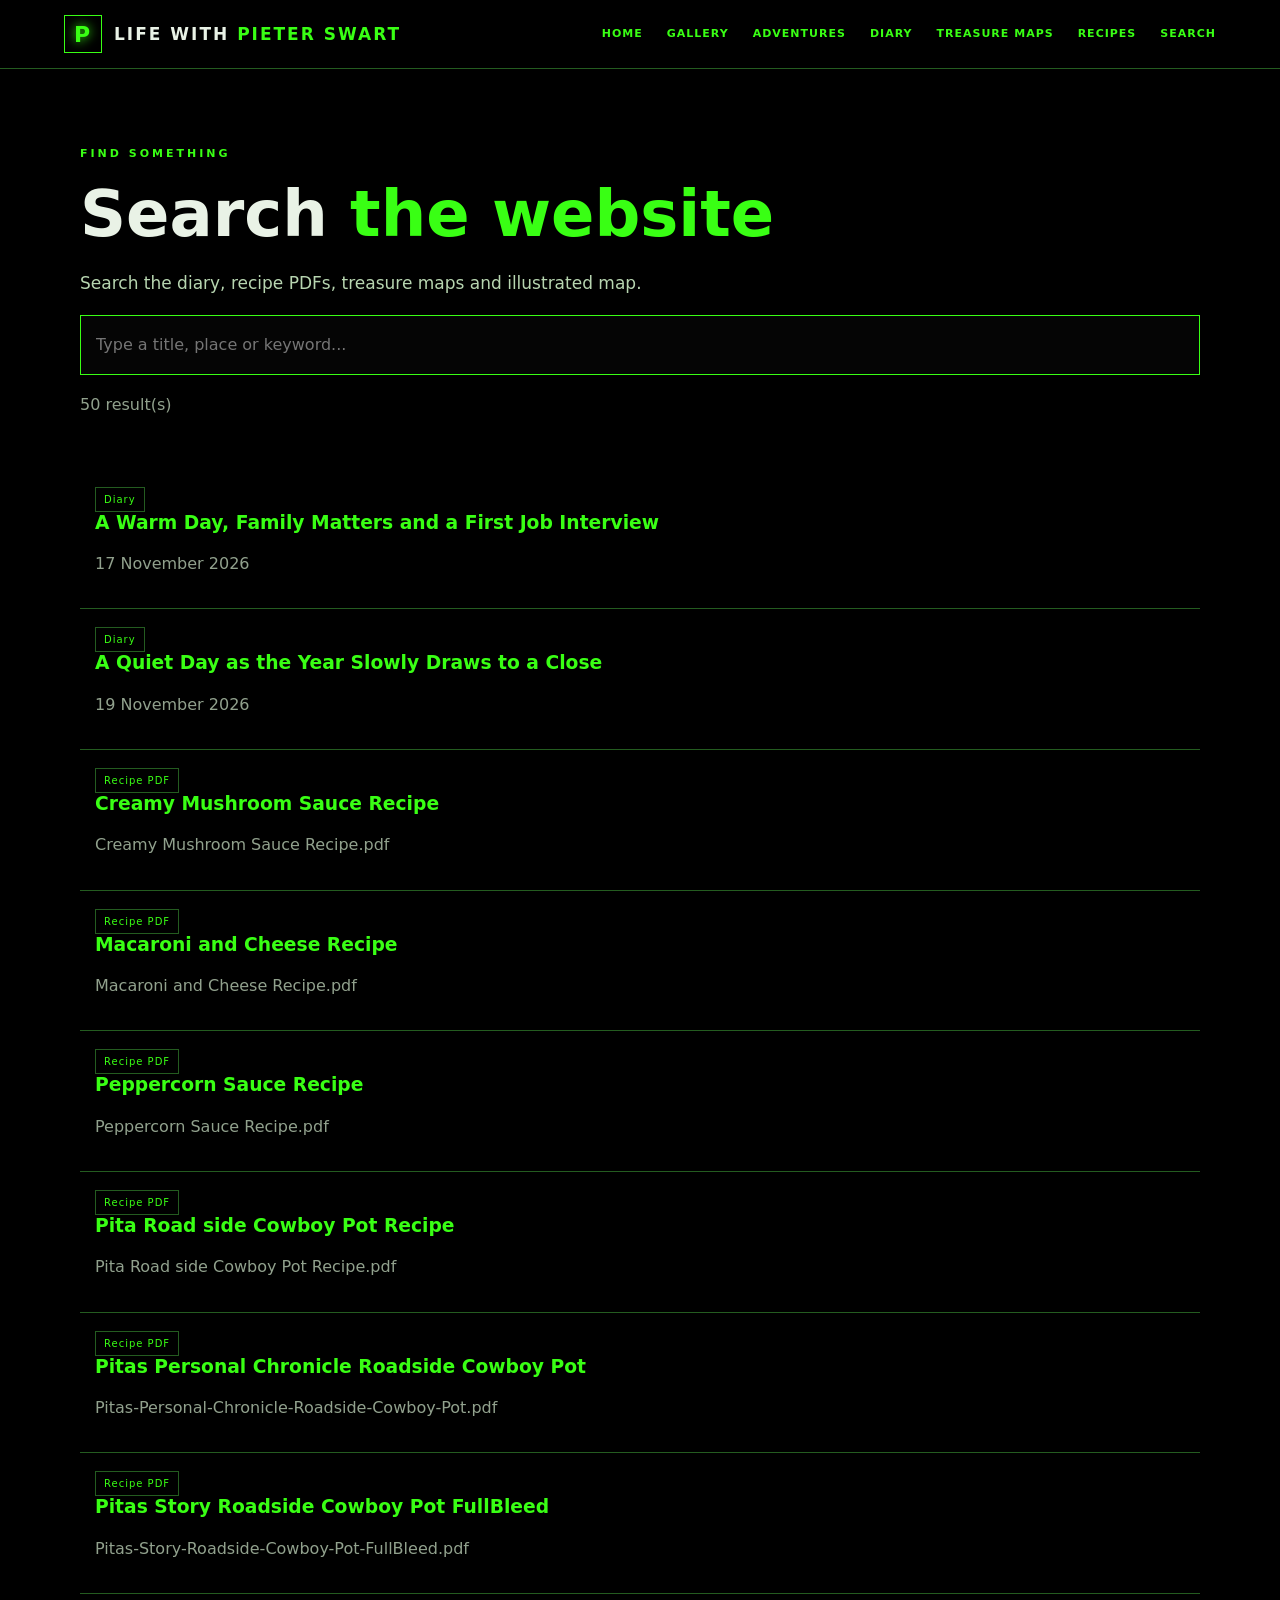
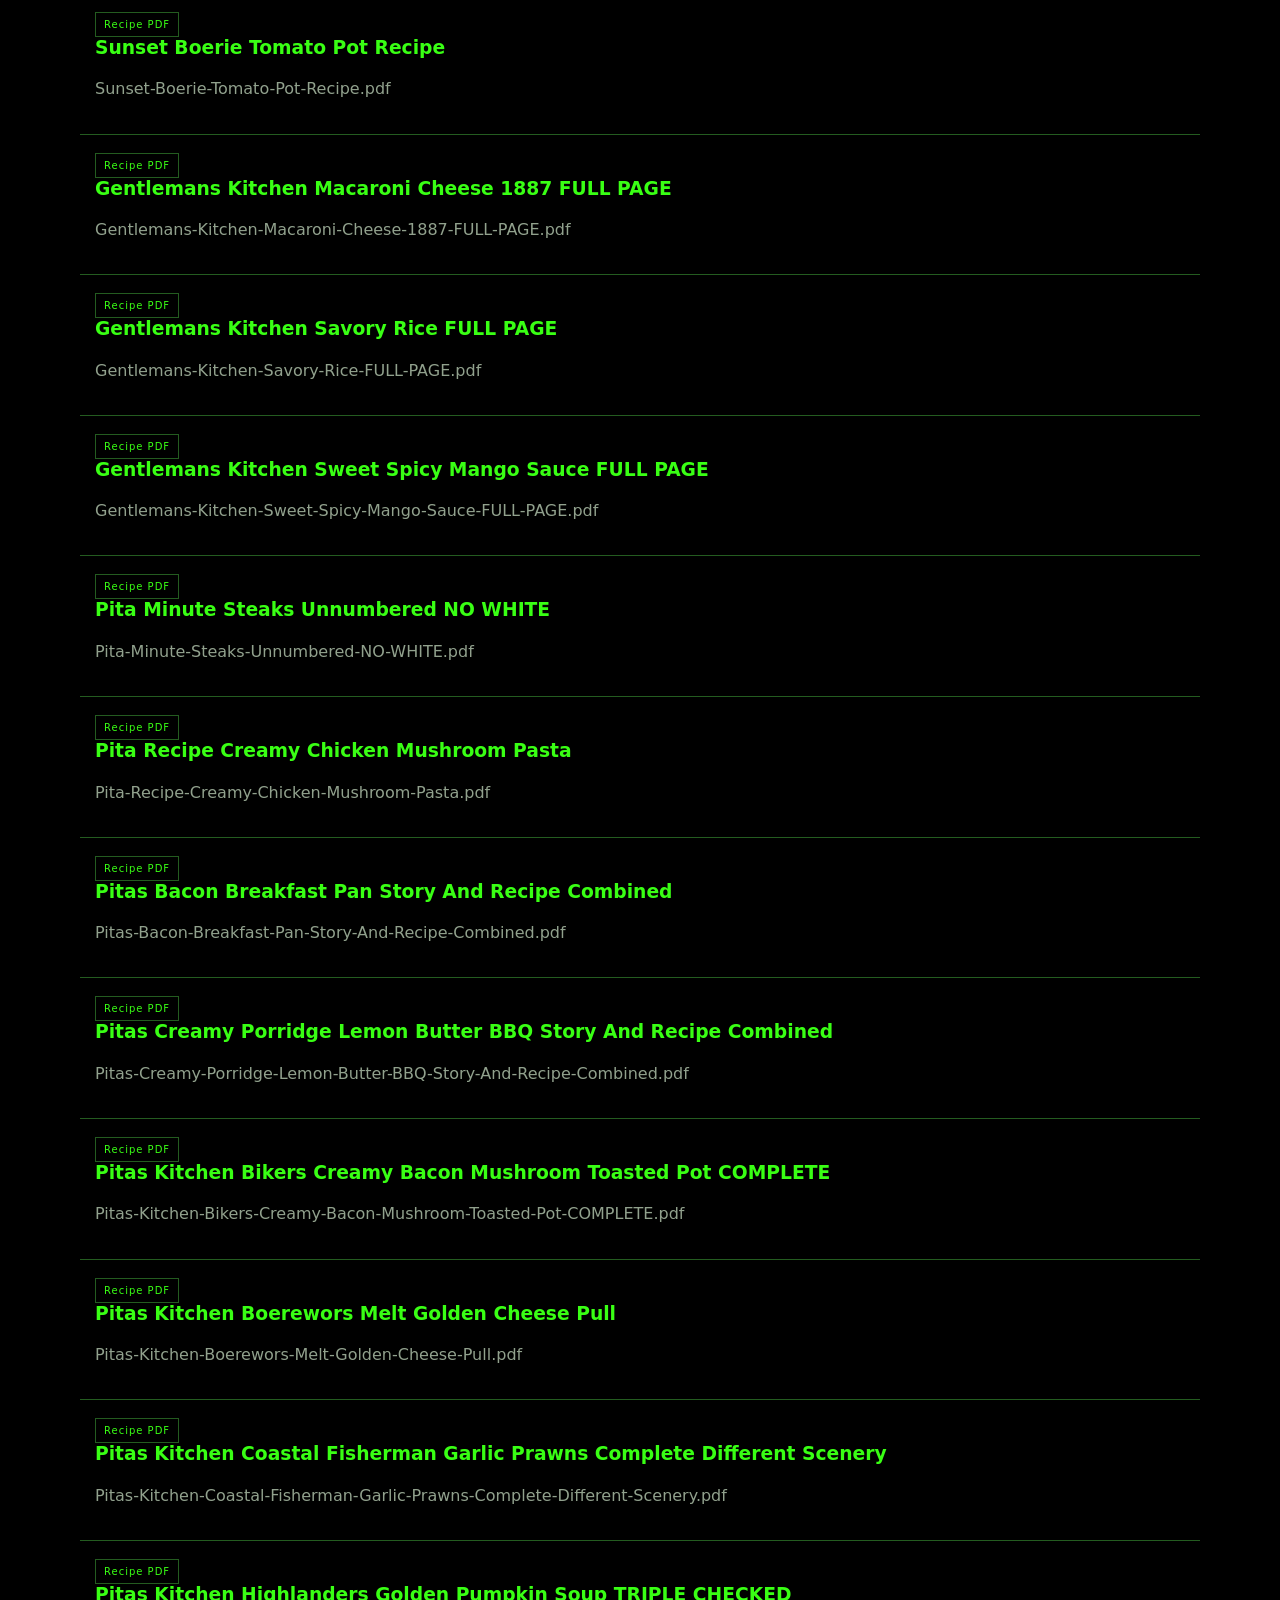
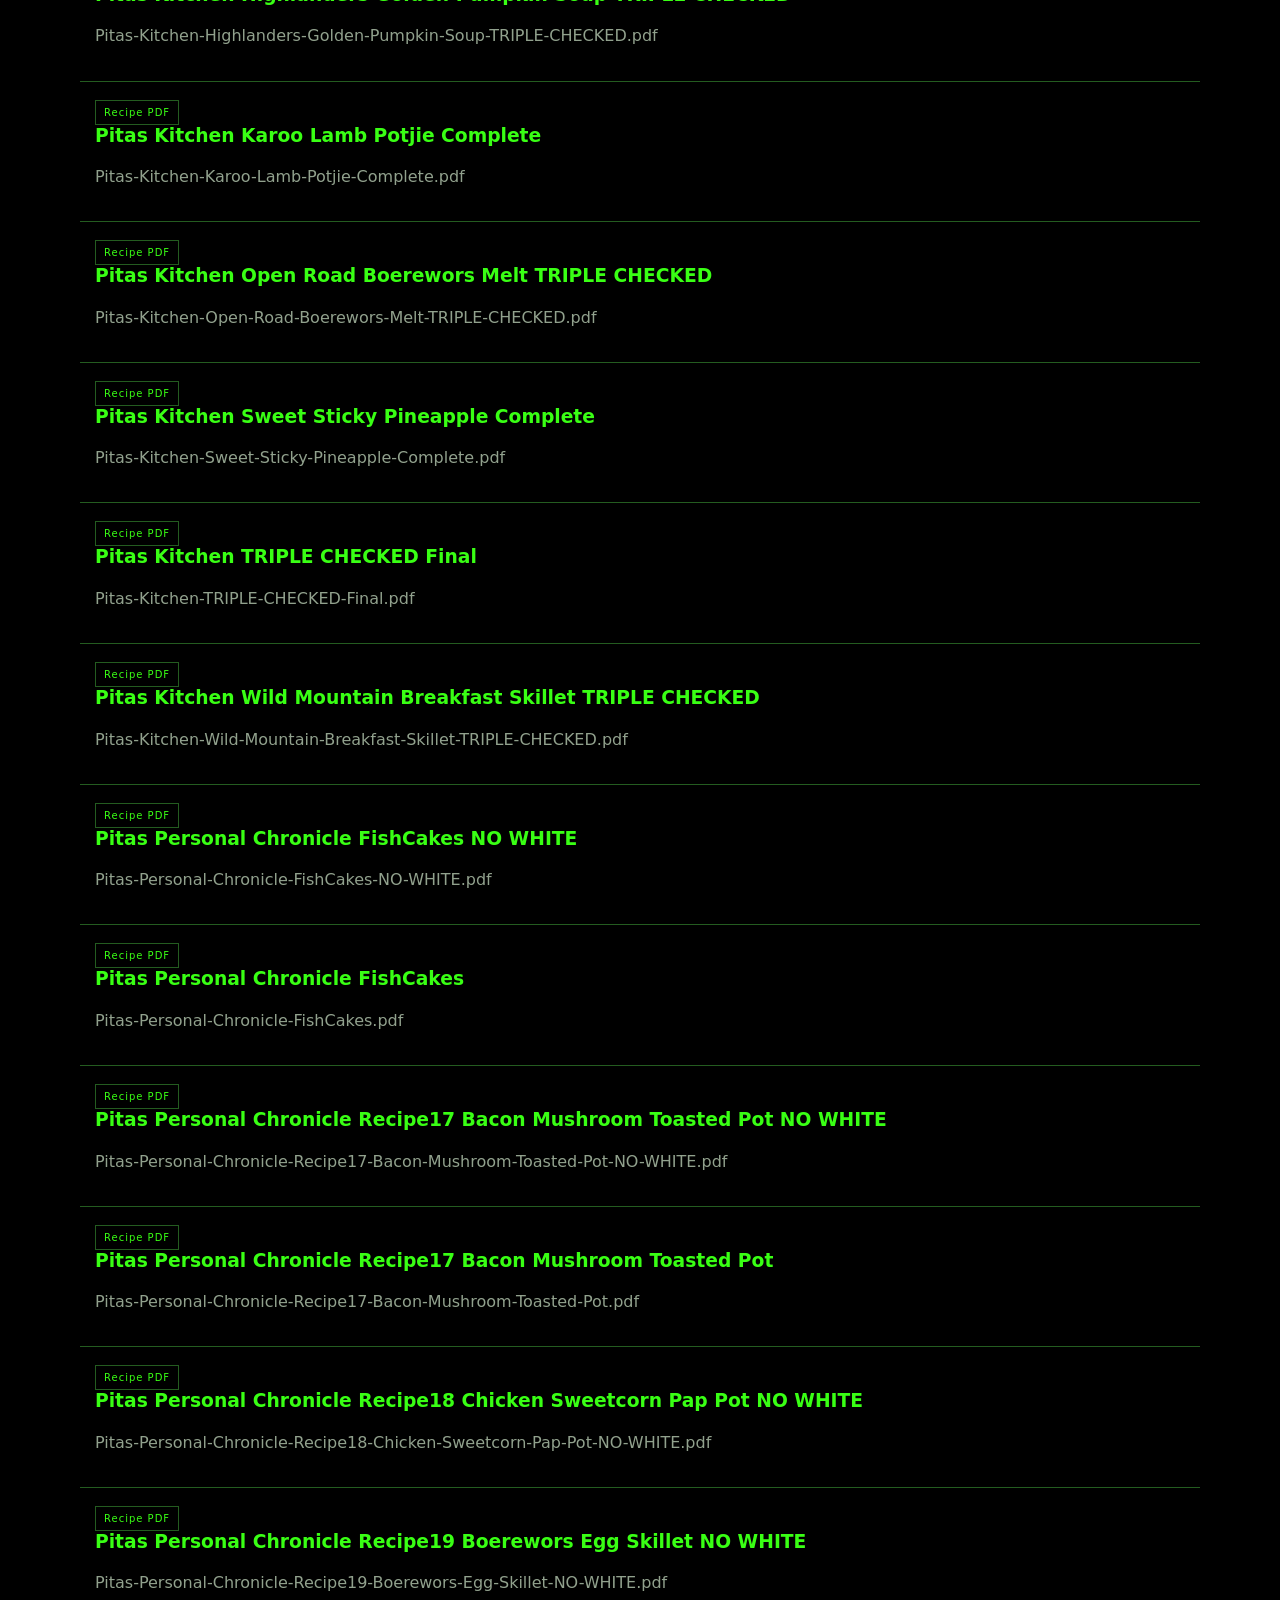
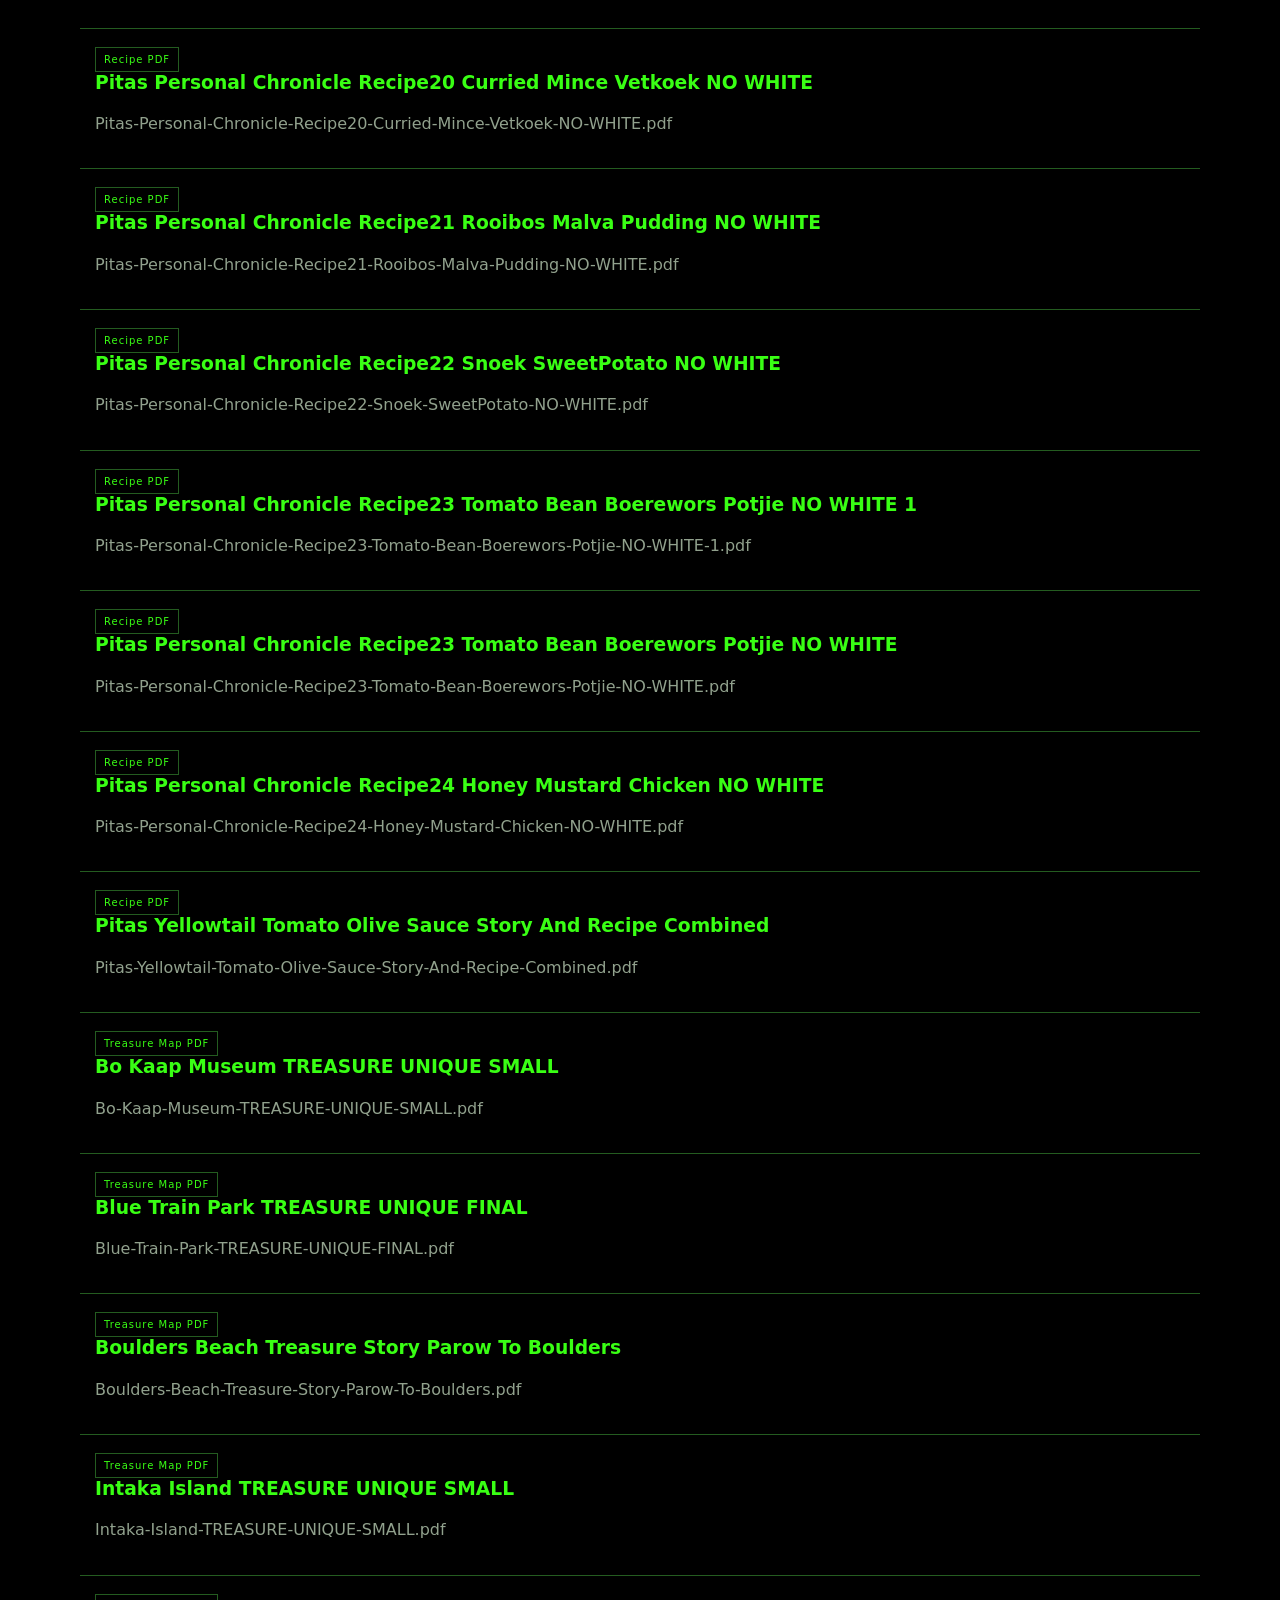
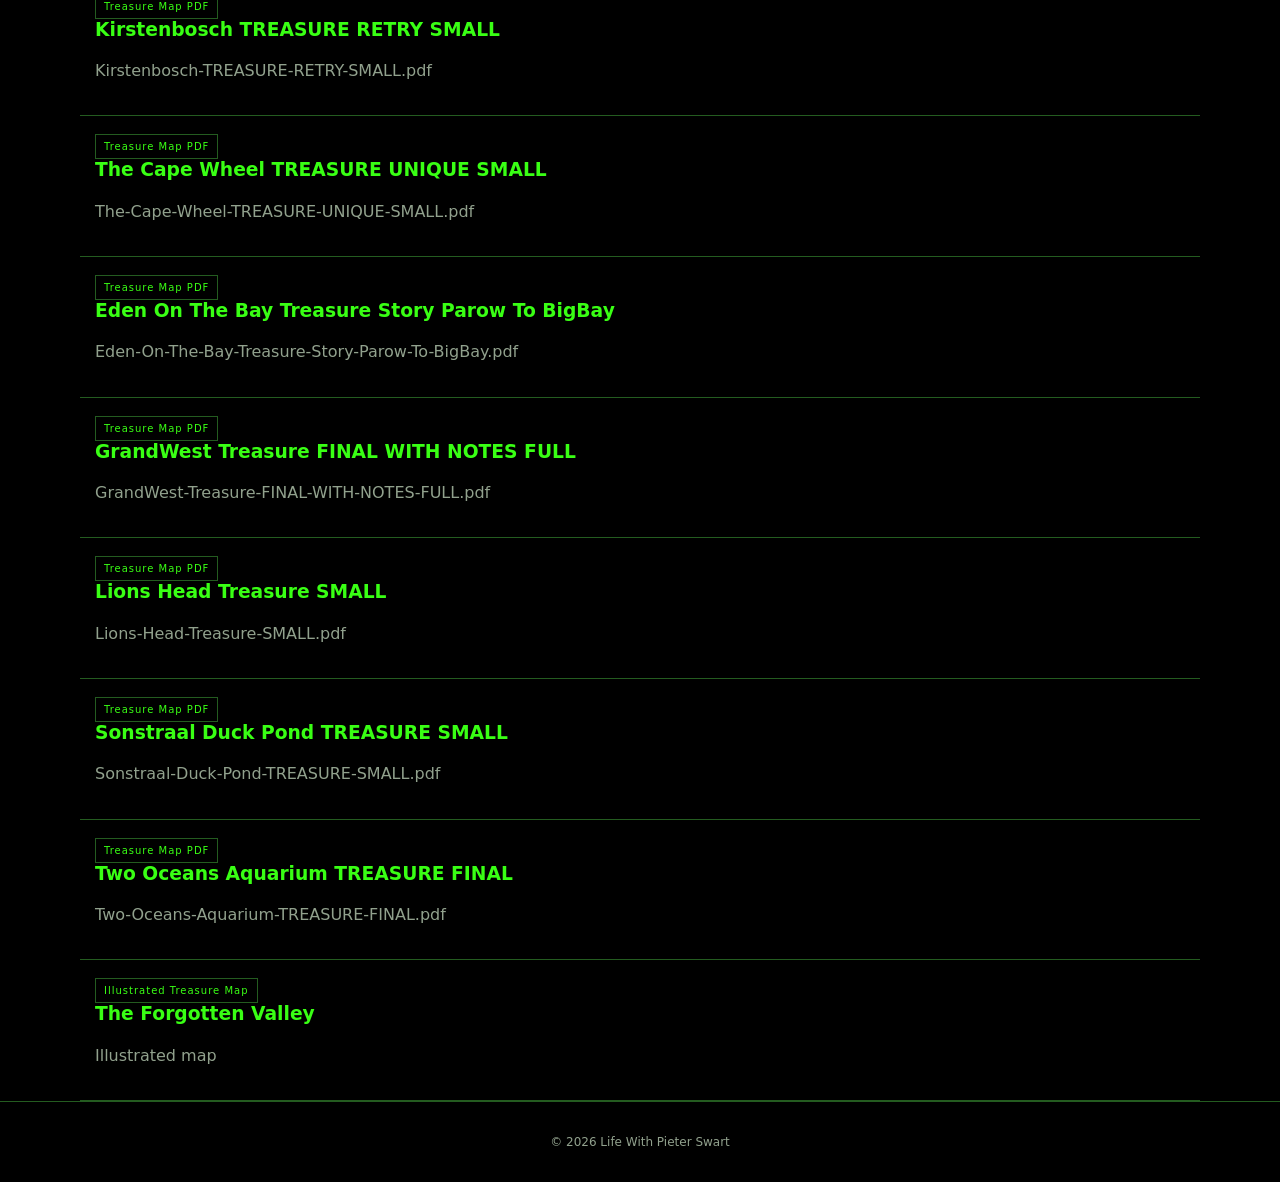
<file: search/index.html>
<!doctype html>
<html lang="en"><head><meta charset="utf-8"><meta name="viewport" content="width=device-width,initial-scale=1">
<meta name="description" content="Search diaries, recipes and treasure maps on Life With Pieter Swart.">
<title>Search | Life With Pieter Swart</title><link rel="stylesheet" href="/style.css"></head>
<body><header class="site-header"><a class="brand" href="/"><span class="brand-mark">P</span><span>LIFE WITH <b>PIETER SWART</b></span></a>
<button class="menu-toggle" aria-expanded="false">☰ MENU</button><nav>
<a href="/">HOME</a>
<a href="/gallery/">GALLERY</a>
<a href="/adventures/">ADVENTURES</a>
<a href="/diary/">DIARY</a>
<a href="/treasure-maps/">TREASURE MAPS</a>
<a href="/recipes/">RECIPES</a>
<a href="/search/">SEARCH</a>
</nav></header>
<main class="wrap"><section class="page-hero"><p class="eyebrow">FIND SOMETHING</p><h1>Search <span>the website</span></h1>
<p class="lead">Search the diary, recipe PDFs, treasure maps and illustrated map.</p>
<input class="searchbox" id="q" type="search" placeholder="Type a title, place or keyword..." aria-label="Search website">
<p class="muted" id="count" aria-live="polite">Loading search index…</p></section>
<section id="results"></section></main>
<footer>© <span id="year"></span> Life With Pieter Swart</footer>
<script src="/site.js"></script>
<script>
(async()=>{
 const box=document.getElementById("q"), out=document.getElementById("results"), count=document.getElementById("count");
 let data=[];
 try {
  const response=await fetch("/search/search-index.json");
  if(!response.ok) throw new Error("Search index unavailable");
  data=await response.json();
  count.textContent=data.length+" searchable items";
 } catch(e) { count.textContent="The search index could not be loaded."; return; }
 function run(){
  const term=box.value.trim().toLowerCase();
  const found=data.filter(x=>(x.title+" "+x.category+" "+x.detail).toLowerCase().includes(term));
  count.textContent=found.length+" result(s)";
  out.innerHTML=found.map(x=>"<article class='result'><span class='pill'>"+safe(x.category)+"</span><h3><a href='"+safe(x.url)+"'>"+safe(x.title)+"</a></h3><p class='muted'>"+safe(x.detail)+"</p></article>").join("");
  if(!found.length) out.innerHTML="<p class='notice'>No matching items. Try another search.</p>";
 }
 function safe(s){return String(s).replace(/[&<>"']/g,c=>({"&":"&amp;","<":"&lt;",">":"&gt;",'"':"&quot;","'":"&#39;"}[c]));}
 box.addEventListener("input",run); run();
})();
</script></body></html>
</file>
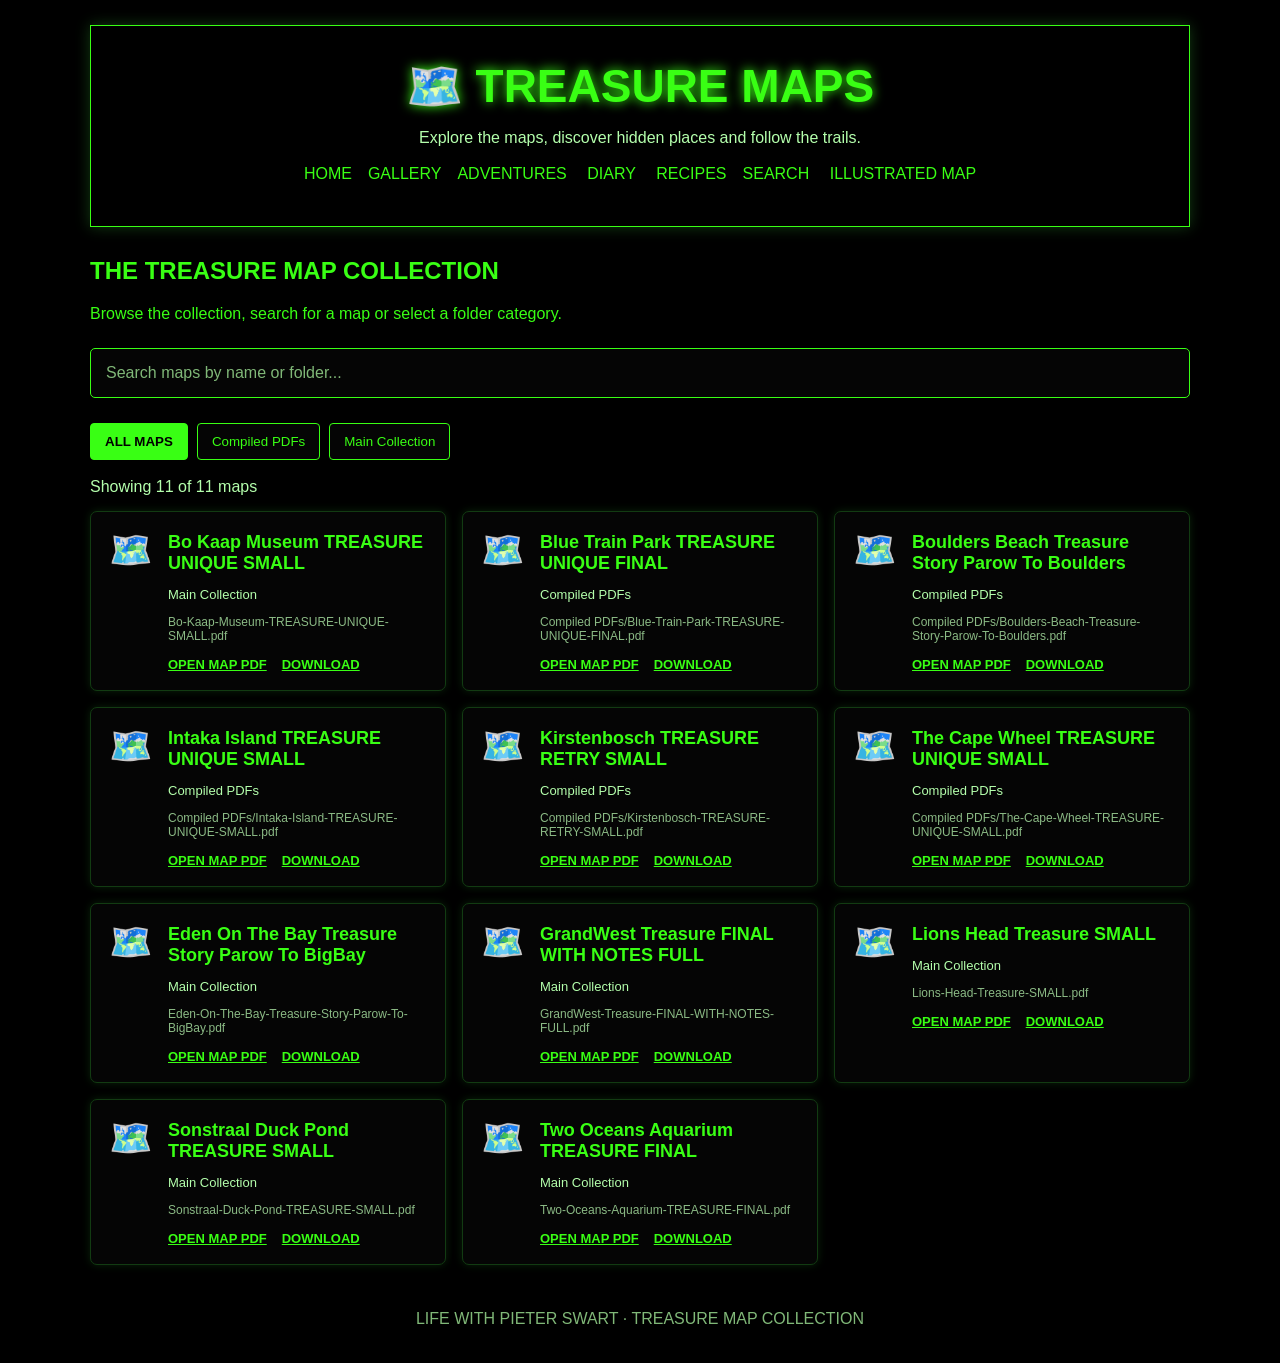
<file: treasure-maps/index.html>
<!DOCTYPE html>
<html lang="en">
<head>
<meta charset="UTF-8">
<meta name="viewport" content="width=device-width, initial-scale=1.0">
<title>Treasure Maps | Life With Pieter Swart</title>
<style>
:root {
    --green: #39ff14;
    --dark-green: #123b12;
    --black: #000000;
}
* { box-sizing: border-box; }
body {
    margin: 0;
    padding: 25px;
    background: var(--black);
    color: var(--green);
    font-family: Arial, sans-serif;
}
header {
    max-width: 1100px;
    margin: 0 auto 30px;
    text-align: center;
    border: 1px solid var(--green);
    padding: 25px;
    box-shadow: 0 0 14px #123b12;
}
h1 {
    font-size: clamp(28px, 5vw, 46px);
    margin: 8px 0;
    text-shadow: 0 0 12px var(--green);
}
header p { color: #b4ffac; }
nav { margin: 18px 0; }
a { color: var(--green); }
nav a { margin: 8px; text-decoration: none; }
nav a:hover { text-decoration: underline; }
main { max-width: 1100px; margin: auto; }
.search-area { margin: 25px 0; }
#search {
    width: 100%;
    padding: 15px;
    background: #050505;
    border: 1px solid var(--green);
    color: var(--green);
    font-size: 16px;
    border-radius: 5px;
}
#search::placeholder { color: #80b878; }
.filters {
    display: flex;
    flex-wrap: wrap;
    gap: 9px;
    margin: 18px 0;
}
.filter {
    background: #050505;
    color: var(--green);
    border: 1px solid var(--green);
    padding: 10px 14px;
    cursor: pointer;
    border-radius: 4px;
}
.filter:hover, .filter.active {
    background: var(--green);
    color: #000;
    font-weight: bold;
}
#count { color: #b4ffac; margin: 15px 0; }
.map-list {
    display: grid;
    grid-template-columns: repeat(auto-fit, minmax(280px, 1fr));
    gap: 16px;
}
.map-item {
    display: flex;
    gap: 15px;
    padding: 18px;
    border: 1px solid var(--dark-green);
    border-radius: 7px;
    background: #050505;
    box-shadow: 0 0 8px #092209;
    overflow-wrap: anywhere;
}
.map-item:hover {
    border-color: var(--green);
    box-shadow: 0 0 12px #145214;
}
.map-icon { font-size: 35px; }
.map-info { min-width: 0; }
.map-info h2 { font-size: 18px; margin: 2px 0 8px; }
.category { color: #b4ffac; font-size: 13px; }
.filepath { color: #8bba85; font-size: 12px; }
.actions { display: flex; flex-wrap: wrap; gap: 15px; margin-top: 14px; }
.actions a { font-size: 13px; font-weight: bold; }
.empty { display: none; padding: 20px; border: 1px solid var(--green); }
footer {
    text-align: center;
    margin: 45px auto 10px;
    color: #80b878;
}
@media(max-width: 600px) {
    body { padding: 12px; }
    header { padding: 18px 10px; }
}
</style>
</head>
<body>
<header>
    <h1>🗺️ TREASURE MAPS</h1>
    <p>Explore the maps, discover hidden places and follow the trails.</p>
    <nav>
        <a href="../">HOME</a><a href="../gallery/">GALLERY</a><a href="../adventures/">ADVENTURES</a>
        <a href="../diary/">DIARY</a>
        <a href="../recipes/">RECIPES</a><a href="../search/">SEARCH</a>
        <a href="./map-001/">ILLUSTRATED MAP</a>
    </nav>
</header>

<main>
    <h2>THE TREASURE MAP COLLECTION</h2>
    <p>Browse the collection, search for a map or select a folder category.</p>

    <section class="search-area">
        <input id="search" type="search"
            placeholder="Search maps by name or folder...">
    </section>

    <div class="filters">
        <button class="filter active" data-category="all">ALL MAPS</button>
<button class="filter" data-category="Compiled PDFs">Compiled PDFs</button>
<button class="filter" data-category="Main Collection">Main Collection</button>
    </div>

    <p id="count"></p>

    <section class="map-list" id="map-list">
        
    <article class="map-item"
        data-category="Main Collection"
        data-search="bo kaap museum treasure unique small bo-kaap-museum-treasure-unique-small.pdf">
        <div class="map-icon">🗺️</div>
        <div class="map-info">
            <h2>Bo Kaap Museum TREASURE UNIQUE SMALL</h2>
            <p class="category">Main Collection</p>
            <p class="filepath">Bo-Kaap-Museum-TREASURE-UNIQUE-SMALL.pdf</p>
            <div class="actions">
                <a href="files/Bo-Kaap-Museum-TREASURE-UNIQUE-SMALL.pdf" target="_blank" rel="noopener">OPEN MAP PDF</a>
                <a href="files/Bo-Kaap-Museum-TREASURE-UNIQUE-SMALL.pdf" download>DOWNLOAD</a>
            </div>
        </div>
    </article>
    

    <article class="map-item"
        data-category="Compiled PDFs"
        data-search="blue train park treasure unique final compiled pdfs/blue-train-park-treasure-unique-final.pdf">
        <div class="map-icon">🗺️</div>
        <div class="map-info">
            <h2>Blue Train Park TREASURE UNIQUE FINAL</h2>
            <p class="category">Compiled PDFs</p>
            <p class="filepath">Compiled PDFs/Blue-Train-Park-TREASURE-UNIQUE-FINAL.pdf</p>
            <div class="actions">
                <a href="files/Compiled%20PDFs/Blue-Train-Park-TREASURE-UNIQUE-FINAL.pdf" target="_blank" rel="noopener">OPEN MAP PDF</a>
                <a href="files/Compiled%20PDFs/Blue-Train-Park-TREASURE-UNIQUE-FINAL.pdf" download>DOWNLOAD</a>
            </div>
        </div>
    </article>
    

    <article class="map-item"
        data-category="Compiled PDFs"
        data-search="boulders beach treasure story parow to boulders compiled pdfs/boulders-beach-treasure-story-parow-to-boulders.pdf">
        <div class="map-icon">🗺️</div>
        <div class="map-info">
            <h2>Boulders Beach Treasure Story Parow To Boulders</h2>
            <p class="category">Compiled PDFs</p>
            <p class="filepath">Compiled PDFs/Boulders-Beach-Treasure-Story-Parow-To-Boulders.pdf</p>
            <div class="actions">
                <a href="files/Compiled%20PDFs/Boulders-Beach-Treasure-Story-Parow-To-Boulders.pdf" target="_blank" rel="noopener">OPEN MAP PDF</a>
                <a href="files/Compiled%20PDFs/Boulders-Beach-Treasure-Story-Parow-To-Boulders.pdf" download>DOWNLOAD</a>
            </div>
        </div>
    </article>
    

    <article class="map-item"
        data-category="Compiled PDFs"
        data-search="intaka island treasure unique small compiled pdfs/intaka-island-treasure-unique-small.pdf">
        <div class="map-icon">🗺️</div>
        <div class="map-info">
            <h2>Intaka Island TREASURE UNIQUE SMALL</h2>
            <p class="category">Compiled PDFs</p>
            <p class="filepath">Compiled PDFs/Intaka-Island-TREASURE-UNIQUE-SMALL.pdf</p>
            <div class="actions">
                <a href="files/Compiled%20PDFs/Intaka-Island-TREASURE-UNIQUE-SMALL.pdf" target="_blank" rel="noopener">OPEN MAP PDF</a>
                <a href="files/Compiled%20PDFs/Intaka-Island-TREASURE-UNIQUE-SMALL.pdf" download>DOWNLOAD</a>
            </div>
        </div>
    </article>
    

    <article class="map-item"
        data-category="Compiled PDFs"
        data-search="kirstenbosch treasure retry small compiled pdfs/kirstenbosch-treasure-retry-small.pdf">
        <div class="map-icon">🗺️</div>
        <div class="map-info">
            <h2>Kirstenbosch TREASURE RETRY SMALL</h2>
            <p class="category">Compiled PDFs</p>
            <p class="filepath">Compiled PDFs/Kirstenbosch-TREASURE-RETRY-SMALL.pdf</p>
            <div class="actions">
                <a href="files/Compiled%20PDFs/Kirstenbosch-TREASURE-RETRY-SMALL.pdf" target="_blank" rel="noopener">OPEN MAP PDF</a>
                <a href="files/Compiled%20PDFs/Kirstenbosch-TREASURE-RETRY-SMALL.pdf" download>DOWNLOAD</a>
            </div>
        </div>
    </article>
    

    <article class="map-item"
        data-category="Compiled PDFs"
        data-search="the cape wheel treasure unique small compiled pdfs/the-cape-wheel-treasure-unique-small.pdf">
        <div class="map-icon">🗺️</div>
        <div class="map-info">
            <h2>The Cape Wheel TREASURE UNIQUE SMALL</h2>
            <p class="category">Compiled PDFs</p>
            <p class="filepath">Compiled PDFs/The-Cape-Wheel-TREASURE-UNIQUE-SMALL.pdf</p>
            <div class="actions">
                <a href="files/Compiled%20PDFs/The-Cape-Wheel-TREASURE-UNIQUE-SMALL.pdf" target="_blank" rel="noopener">OPEN MAP PDF</a>
                <a href="files/Compiled%20PDFs/The-Cape-Wheel-TREASURE-UNIQUE-SMALL.pdf" download>DOWNLOAD</a>
            </div>
        </div>
    </article>
    

    <article class="map-item"
        data-category="Main Collection"
        data-search="eden on the bay treasure story parow to bigbay eden-on-the-bay-treasure-story-parow-to-bigbay.pdf">
        <div class="map-icon">🗺️</div>
        <div class="map-info">
            <h2>Eden On The Bay Treasure Story Parow To BigBay</h2>
            <p class="category">Main Collection</p>
            <p class="filepath">Eden-On-The-Bay-Treasure-Story-Parow-To-BigBay.pdf</p>
            <div class="actions">
                <a href="files/Eden-On-The-Bay-Treasure-Story-Parow-To-BigBay.pdf" target="_blank" rel="noopener">OPEN MAP PDF</a>
                <a href="files/Eden-On-The-Bay-Treasure-Story-Parow-To-BigBay.pdf" download>DOWNLOAD</a>
            </div>
        </div>
    </article>
    

    <article class="map-item"
        data-category="Main Collection"
        data-search="grandwest treasure final with notes full grandwest-treasure-final-with-notes-full.pdf">
        <div class="map-icon">🗺️</div>
        <div class="map-info">
            <h2>GrandWest Treasure FINAL WITH NOTES FULL</h2>
            <p class="category">Main Collection</p>
            <p class="filepath">GrandWest-Treasure-FINAL-WITH-NOTES-FULL.pdf</p>
            <div class="actions">
                <a href="files/GrandWest-Treasure-FINAL-WITH-NOTES-FULL.pdf" target="_blank" rel="noopener">OPEN MAP PDF</a>
                <a href="files/GrandWest-Treasure-FINAL-WITH-NOTES-FULL.pdf" download>DOWNLOAD</a>
            </div>
        </div>
    </article>
    

    <article class="map-item"
        data-category="Main Collection"
        data-search="lions head treasure small lions-head-treasure-small.pdf">
        <div class="map-icon">🗺️</div>
        <div class="map-info">
            <h2>Lions Head Treasure SMALL</h2>
            <p class="category">Main Collection</p>
            <p class="filepath">Lions-Head-Treasure-SMALL.pdf</p>
            <div class="actions">
                <a href="files/Lions-Head-Treasure-SMALL.pdf" target="_blank" rel="noopener">OPEN MAP PDF</a>
                <a href="files/Lions-Head-Treasure-SMALL.pdf" download>DOWNLOAD</a>
            </div>
        </div>
    </article>
    

    <article class="map-item"
        data-category="Main Collection"
        data-search="sonstraal duck pond treasure small sonstraal-duck-pond-treasure-small.pdf">
        <div class="map-icon">🗺️</div>
        <div class="map-info">
            <h2>Sonstraal Duck Pond TREASURE SMALL</h2>
            <p class="category">Main Collection</p>
            <p class="filepath">Sonstraal-Duck-Pond-TREASURE-SMALL.pdf</p>
            <div class="actions">
                <a href="files/Sonstraal-Duck-Pond-TREASURE-SMALL.pdf" target="_blank" rel="noopener">OPEN MAP PDF</a>
                <a href="files/Sonstraal-Duck-Pond-TREASURE-SMALL.pdf" download>DOWNLOAD</a>
            </div>
        </div>
    </article>
    

    <article class="map-item"
        data-category="Main Collection"
        data-search="two oceans aquarium treasure final two-oceans-aquarium-treasure-final.pdf">
        <div class="map-icon">🗺️</div>
        <div class="map-info">
            <h2>Two Oceans Aquarium TREASURE FINAL</h2>
            <p class="category">Main Collection</p>
            <p class="filepath">Two-Oceans-Aquarium-TREASURE-FINAL.pdf</p>
            <div class="actions">
                <a href="files/Two-Oceans-Aquarium-TREASURE-FINAL.pdf" target="_blank" rel="noopener">OPEN MAP PDF</a>
                <a href="files/Two-Oceans-Aquarium-TREASURE-FINAL.pdf" download>DOWNLOAD</a>
            </div>
        </div>
    </article>
    
    </section>

    <p class="empty" id="empty">No maps match your search.</p>
</main>

<footer>
    LIFE WITH PIETER SWART · TREASURE MAP COLLECTION
</footer>

<script>
const search = document.getElementById("search");
const filters = document.querySelectorAll(".filter");
const cards = document.querySelectorAll(".map-item");
const count = document.getElementById("count");
const empty = document.getElementById("empty");

let selectedCategory = "all";

function updateMaps() {
    const term = search.value.toLowerCase().trim();
    let visible = 0;

    cards.forEach(card => {
        const matchesCategory =
            selectedCategory === "all" ||
            card.dataset.category === selectedCategory;

        const matchesSearch =
            card.dataset.search.includes(term);

        const show = matchesCategory && matchesSearch;
        card.style.display = show ? "flex" : "none";

        if (show) visible++;
    });

    count.textContent =
        "Showing " + visible + " of " + cards.length + " maps";

    empty.style.display = visible === 0 ? "block" : "none";
}

filters.forEach(button => {
    button.addEventListener("click", () => {
        filters.forEach(item => item.classList.remove("active"));
        button.classList.add("active");
        selectedCategory = button.dataset.category;
        updateMaps();
    });
});

search.addEventListener("input", updateMaps);
updateMaps();
</script>
</body>
</html>
</file>
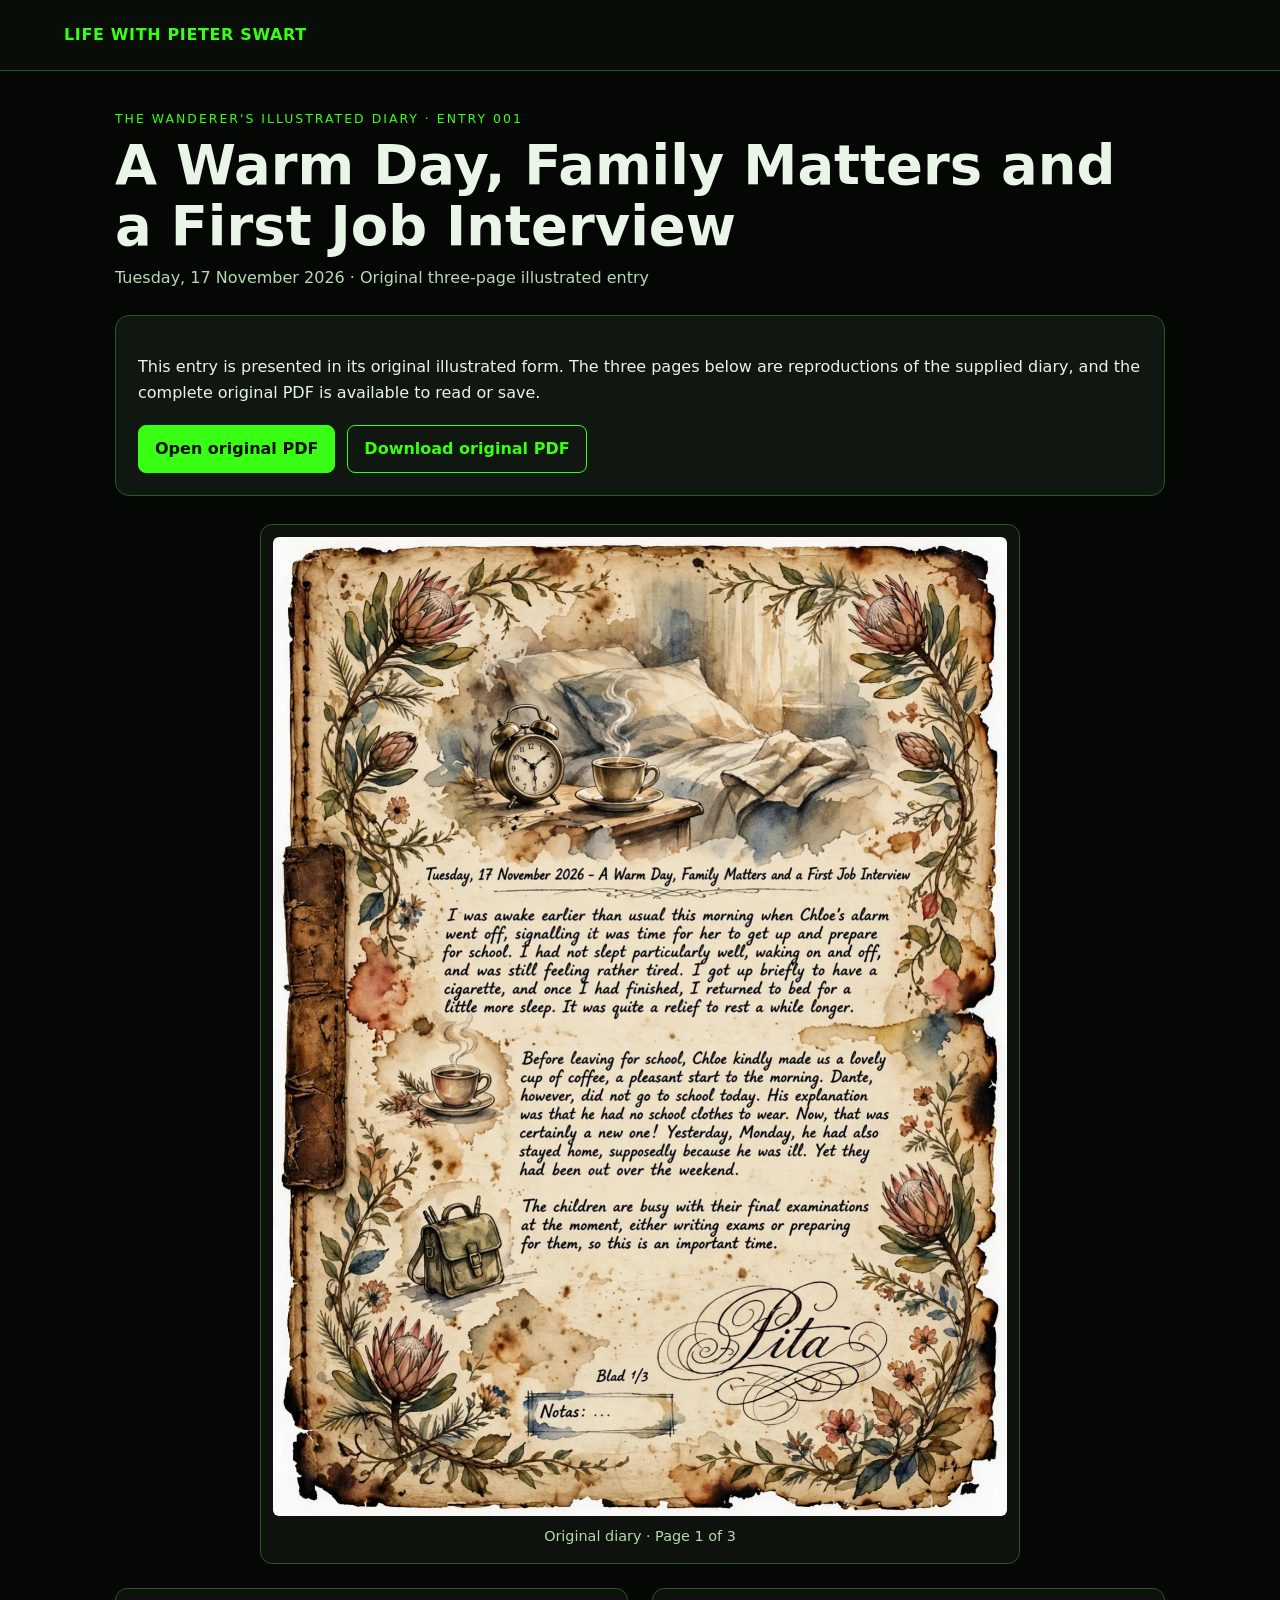
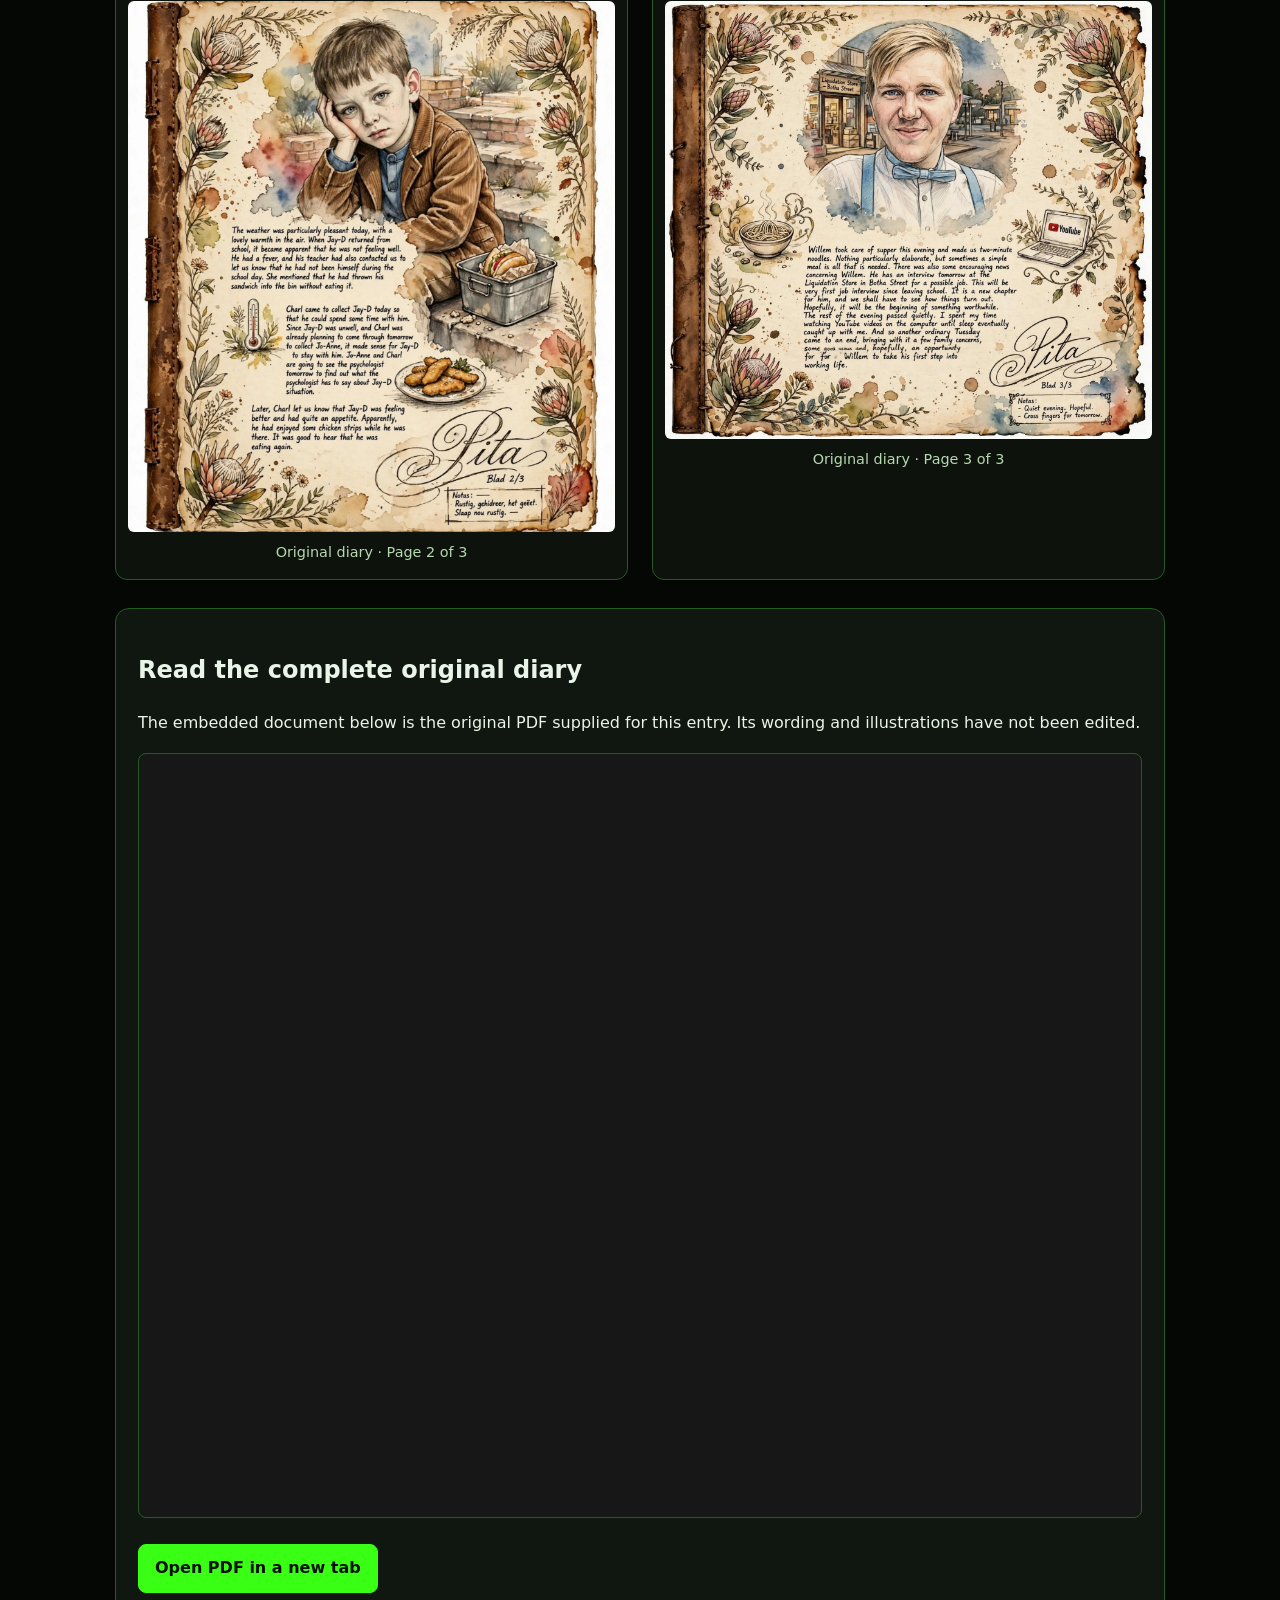
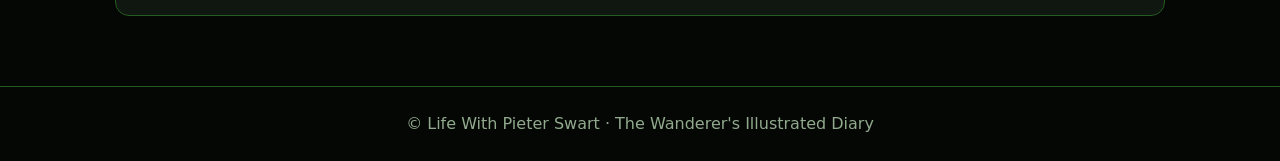
<file: diary/entry-001/index.html>
<!DOCTYPE html>
<html lang="en">
<head>
  <meta charset="UTF-8">
  <meta name="viewport" content="width=device-width, initial-scale=1.0">
  <meta name="description" content="The Wanderer's Illustrated Diary — 17 November 2026, A Warm Day, Family Matters and a First Job Interview.">
  <title>A Warm Day, Family Matters and a First Job Interview | Life With Pieter Swart</title>
  <style>
    :root { color-scheme: dark; --bg:#050705; --panel:#101610; --green:#39ff14; --soft:#b7d9b0; --line:#245b20; }
    * { box-sizing:border-box; }
    body { margin:0; background:var(--bg); color:#e9f5e6; font:16px/1.65 system-ui,sans-serif; }
    a { color:var(--green); }
    header { border-bottom:1px solid var(--line); padding:22px 5vw; background:#080d08; }
    header a { text-decoration:none; font-weight:700; letter-spacing:.04em; }
    main { width:min(1050px,92vw); margin:38px auto 70px; }
    .eyebrow { color:var(--green); text-transform:uppercase; letter-spacing:.16em; font-size:.78rem; }
    h1 { font-size:clamp(2rem,5vw,3.4rem); line-height:1.12; margin:.4rem 0; }
    .date { color:var(--soft); }
    .intro,.pdf-panel { background:var(--panel); border:1px solid var(--line); border-radius:14px; padding:22px; margin:24px 0; }
    .actions { display:flex; flex-wrap:wrap; gap:12px; margin-top:18px; }
    .action { display:inline-block; padding:10px 16px; border:1px solid var(--green); border-radius:8px; text-decoration:none; font-weight:700; }
    .action.primary { background:var(--green); color:#041003; }
    .pages { display:grid; grid-template-columns:1fr; gap:24px; margin:28px 0; }
    figure { margin:0; background:#0d120d; border:1px solid var(--line); border-radius:12px; padding:12px; }
    figure img { display:block; width:100%; height:auto; border-radius:6px; }
    figcaption { color:var(--soft); text-align:center; padding:9px 0 2px; font-size:.9rem; }
    iframe { width:100%; height: min(85vh,1000px); border:1px solid var(--line); border-radius:8px; background:#171717; }
    footer { text-align:center; border-top:1px solid var(--line); padding:24px; color:#91aa8d; }
    @media (min-width:800px) { .pages { grid-template-columns:repeat(2,minmax(0,1fr)); } figure:first-child { grid-column:1 / -1; max-width:760px; justify-self:center; } }
  </style>
</head>
<body>
  <header><a href="../../index.html">LIFE WITH PIETER SWART</a></header>
  <main>
    <div class="eyebrow">The Wanderer's Illustrated Diary · Entry 001</div>
    <h1>A Warm Day, Family Matters and a First Job Interview</h1>
    <div class="date">Tuesday, 17 November 2026 · Original three-page illustrated entry</div>
    <section class="intro">
      <p>This entry is presented in its original illustrated form. The three pages below are reproductions of the supplied diary, and the complete original PDF is available to read or save.</p>
      <div class="actions">
        <a class="action primary" href="../../assets/diary/Pita-Diary-17-Nov-2026-FULL-V3.pdf" target="_blank" rel="noopener">Open original PDF</a>
        <a class="action" href="../../assets/diary/Pita-Diary-17-Nov-2026-FULL-V3.pdf" download>Download original PDF</a>
      </div>
    </section>
    <section aria-label="Original illustrated diary pages" class="pages">
      <figure><img src="page-1.png" alt="Original diary page 1 of 3"><figcaption>Original diary · Page 1 of 3</figcaption></figure>
      <figure><img src="page-2.png" alt="Original diary page 2 of 3"><figcaption>Original diary · Page 2 of 3</figcaption></figure>
      <figure><img src="page-3.png" alt="Original diary page 3 of 3"><figcaption>Original diary · Page 3 of 3</figcaption></figure>
    </section>
    <section class="pdf-panel">
      <h2>Read the complete original diary</h2>
      <p>The embedded document below is the original PDF supplied for this entry. Its wording and illustrations have not been edited.</p>
      <iframe src="../../assets/diary/Pita-Diary-17-Nov-2026-FULL-V3.pdf" title="Original illustrated diary PDF"></iframe>
      <div class="actions"><a class="action primary" href="../../assets/diary/Pita-Diary-17-Nov-2026-FULL-V3.pdf" target="_blank" rel="noopener">Open PDF in a new tab</a></div>
    </section>
  </main>
  <footer>© Life With Pieter Swart · The Wanderer's Illustrated Diary</footer>
</body>
</html>
</file>
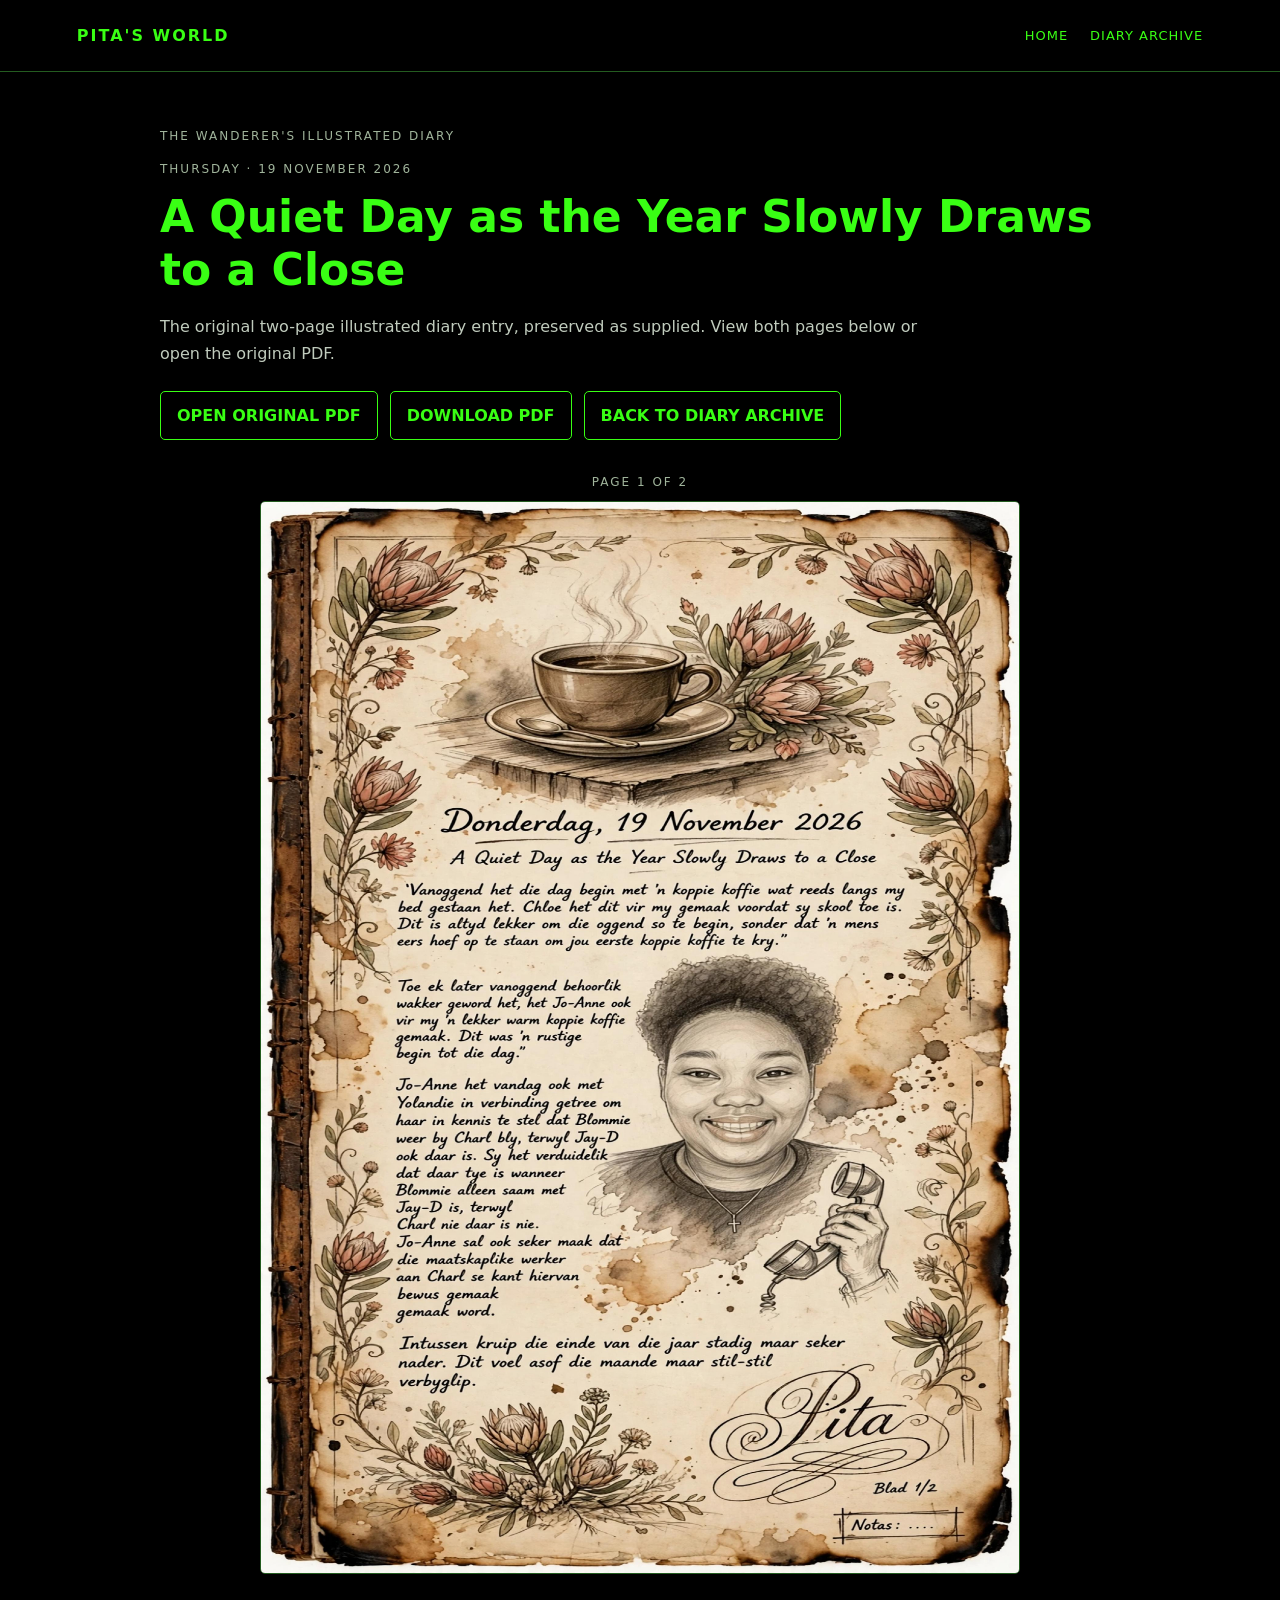
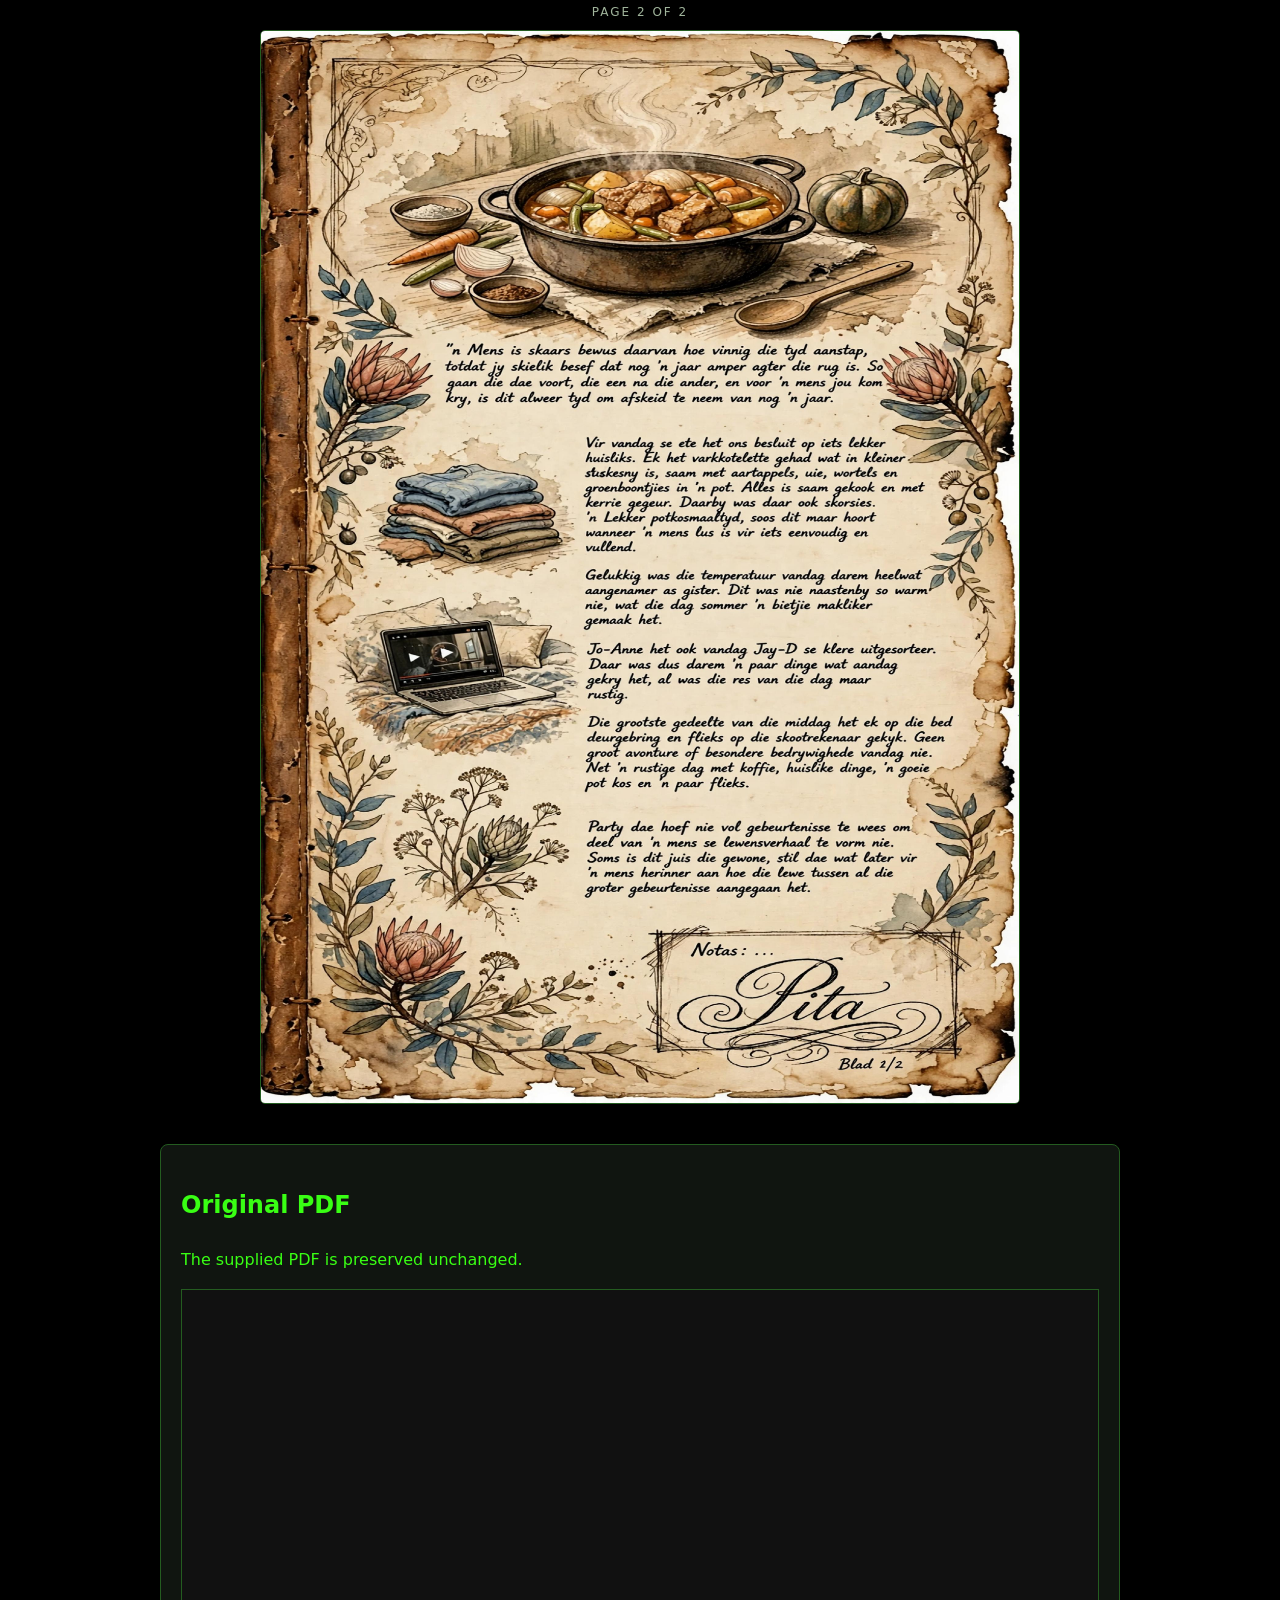
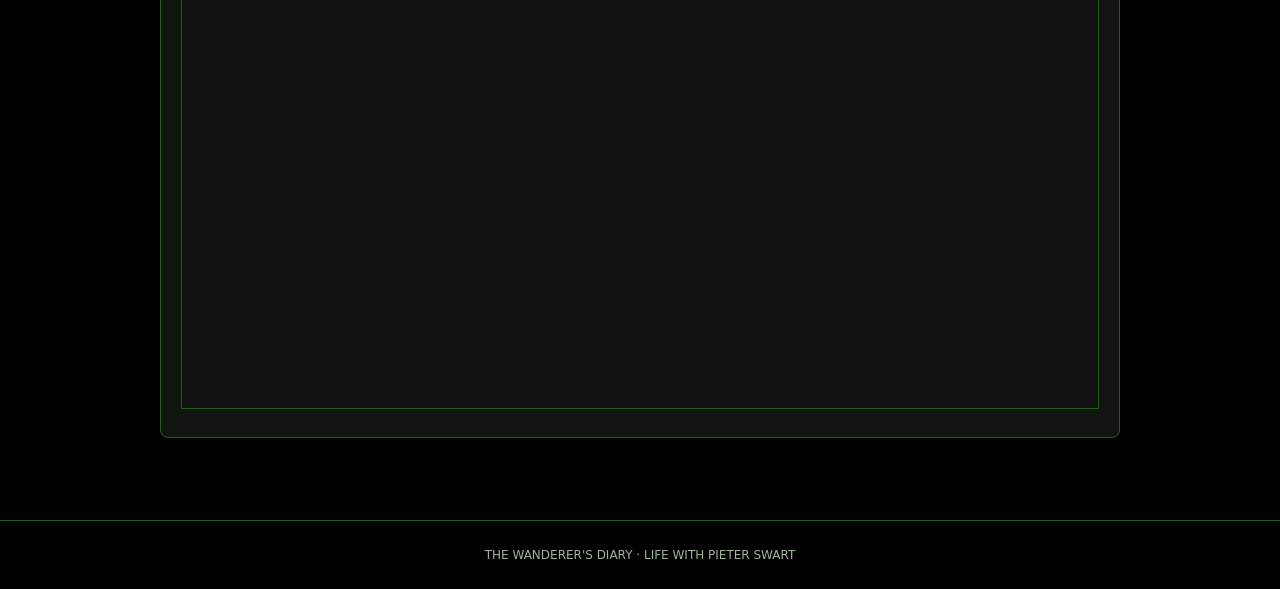
<file: diary/entry-002/index.html>
<!DOCTYPE html>
<html lang="en">
<head>
<meta charset="UTF-8"><meta name="viewport" content="width=device-width, initial-scale=1.0">
<title>A Quiet Day as the Year Slowly Draws to a Close | The Wanderer's Diary</title>
<style>
:root{--black:#000;--green:#39ff14;--muted:#a0b49b;--panel:#101510;--border:#245c20}*{box-sizing:border-box}body{margin:0;background:var(--black);color:var(--green);font-family:"DejaVu Sans",Arial,sans-serif;line-height:1.7}header{padding:22px 6%;border-bottom:1px solid var(--border);display:flex;justify-content:space-between;align-items:center;flex-wrap:wrap;gap:14px}a{color:var(--green)}header a{text-decoration:none}.brand{font-weight:bold;letter-spacing:2px}nav{display:flex;gap:22px;flex-wrap:wrap}nav a{font-size:13px;text-decoration:none;letter-spacing:1px}main{max-width:1000px;margin:auto;padding:42px 20px}.eyebrow,.date{color:var(--muted);font-size:12px;letter-spacing:2px;text-transform:uppercase}h1{font-size:clamp(28px,5vw,44px);line-height:1.2;margin:8px 0 12px}.intro{color:#c0cbbd;max-width:760px}.actions{display:flex;gap:12px;flex-wrap:wrap;margin:24px 0 32px}.button{display:inline-block;border:1px solid var(--green);border-radius:5px;padding:10px 16px;text-decoration:none;font-weight:bold}.button:hover{background:var(--green);color:#000}.page{margin:28px auto;text-align:center}.page img{display:block;width:100%;height:auto;max-width:760px;margin:auto;border:1px solid var(--border);border-radius:5px}.page-label{color:var(--muted);font-size:12px;letter-spacing:2px;margin:8px}.pdf{margin:40px 0;padding:20px;background:var(--panel);border:1px solid var(--border);border-radius:8px}.pdf iframe{width:100%;height:720px;border:1px solid var(--border);background:#111}footer{border-top:1px solid var(--border);text-align:center;padding:24px;color:var(--muted);font-size:12px}
</style></head><body>
<header><a class="brand" href="../../index.html">PITA'S WORLD</a><nav><a href="../../index.html">HOME</a><a href="../">DIARY ARCHIVE</a></nav></header>
<main><p class="eyebrow">The Wanderer's Illustrated Diary</p><p class="date">THURSDAY · 19 NOVEMBER 2026</p><h1>A Quiet Day as the Year Slowly Draws to a Close</h1><p class="intro">The original two-page illustrated diary entry, preserved as supplied. View both pages below or open the original PDF.</p>
<div class="actions"><a class="button" href="../../assets/diary/Pita-Diary-19-Nov-2026-V2.pdf" target="_blank" rel="noopener">OPEN ORIGINAL PDF</a><a class="button" href="../../assets/diary/Pita-Diary-19-Nov-2026-V2.pdf" download>DOWNLOAD PDF</a><a class="button" href="../">BACK TO DIARY ARCHIVE</a></div>
<section class="page"><p class="page-label">PAGE 1 OF 2</p><img src="page-1.png" alt="Original illustrated diary page 1, Thursday 19 November 2026"></section>
<section class="page"><p class="page-label">PAGE 2 OF 2</p><img src="page-2.png" alt="Original illustrated diary page 2, Thursday 19 November 2026"></section>
<section class="pdf"><h2>Original PDF</h2><p>The supplied PDF is preserved unchanged.</p><iframe src="../../assets/diary/Pita-Diary-19-Nov-2026-V2.pdf" title="Original diary PDF"></iframe></section></main>
<footer>THE WANDERER'S DIARY · LIFE WITH PIETER SWART</footer></body></html>
</file>
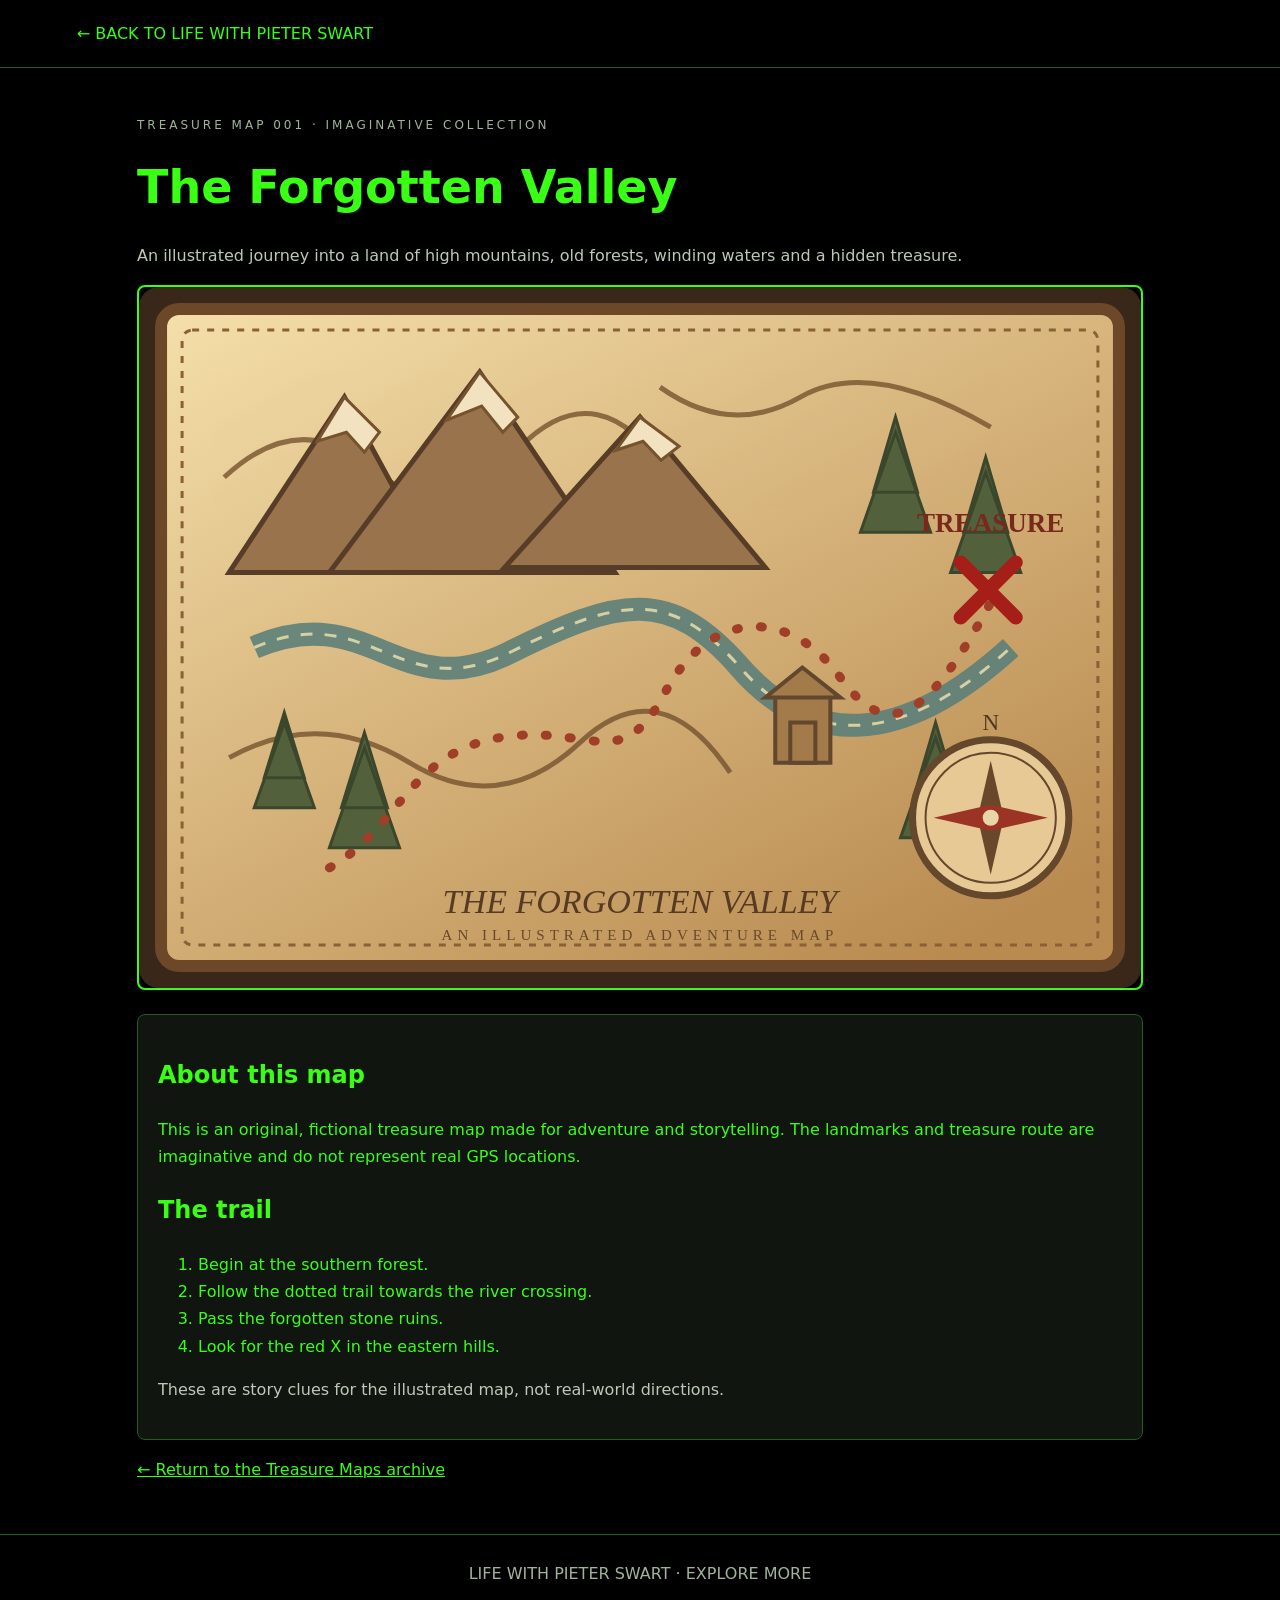
<file: treasure-maps/map-001/index.html>
<!DOCTYPE html>
<html lang="en">
<head>
<meta charset="UTF-8">
<meta name="viewport" content="width=device-width, initial-scale=1">
<title>The Forgotten Valley | Life With Pieter Swart</title>
<style>
*{box-sizing:border-box}
body{margin:0;background:#000;color:#39ff14;font-family:"DejaVu Sans",Arial,sans-serif;line-height:1.7}
header{padding:20px 6%;border-bottom:1px solid #245c20}
a{color:#39ff14}
header a{text-decoration:none}
main{max-width:1050px;margin:auto;padding:35px 22px}
.eyebrow{color:#a0b49b;letter-spacing:3px;font-size:12px}
h1{font-size:clamp(30px,5vw,46px);margin:5px 0}
.map{width:100%;display:block;border:2px solid #39ff14;border-radius:8px}
.panel{background:#101510;border:1px solid #245c20;border-radius:8px;padding:20px;margin-top:24px}
.muted{color:#bdc8b7}
.button{display:inline-block;padding:10px 18px;border:1px solid #39ff14;border-radius:5px;text-decoration:none}
footer{text-align:center;border-top:1px solid #245c20;padding:25px;color:#a0b49b}
</style>
</head>
<body>
<header><a href="../../index.html">← BACK TO LIFE WITH PIETER SWART</a></header>
<main>
<p class="eyebrow">TREASURE MAP 001 · IMAGINATIVE COLLECTION</p>
<h1>The Forgotten Valley</h1>
<p class="muted">An illustrated journey into a land of high mountains, old forests, winding waters and a hidden treasure.</p>
<img class="map" src="map.svg" alt="The Forgotten Valley illustrated treasure map">
<section class="panel">
<h2>About this map</h2>
<p>This is an original, fictional treasure map made for adventure and storytelling. The landmarks and treasure route are imaginative and do not represent real GPS locations.</p>
<h2>The trail</h2>
<ol>
<li>Begin at the southern forest.</li>
<li>Follow the dotted trail towards the river crossing.</li>
<li>Pass the forgotten stone ruins.</li>
<li>Look for the red X in the eastern hills.</li>
</ol>
<p class="muted">These are story clues for the illustrated map, not real-world directions.</p>
</section>
<p><a href="../">← Return to the Treasure Maps archive</a></p>
</main>
<footer>LIFE WITH PIETER SWART · EXPLORE MORE</footer>
</body>
</html>
</file>
<file: style.css>
:root {
 --black:#000; --panel:#090f09; --panel2:#101910;
 --green:#39ff14; --soft:#b7d5b0; --muted:#91a18d;
 --line:#245c20; --white:#e9f2e6;
}
*{box-sizing:border-box}
html{scroll-behavior:smooth;scroll-padding-top:90px}
body{
 margin:0;background:#000;color:var(--white);
 font-family:"DejaVu Sans",Arial,sans-serif;line-height:1.7
}
a{color:var(--green);text-decoration:none}
a:hover{color:#fff}
button,input{font:inherit}
.site-header{
 position:sticky;top:0;z-index:20;
 display:flex;align-items:center;justify-content:space-between;
 gap:20px;flex-wrap:wrap;padding:15px 5%;
 background:#000;border-bottom:1px solid var(--line)
}
.brand{display:flex;align-items:center;gap:12px;font-weight:bold;
 letter-spacing:2px;color:var(--white);font-size:17px}
.brand-mark{
 display:grid;place-items:center;width:38px;height:38px;
 border:1px solid var(--green);color:var(--green);
 font-size:22px;text-shadow:0 0 12px var(--green)
}
.brand b{color:var(--green)}
nav{display:flex;gap:clamp(10px,2vw,24px);flex-wrap:wrap}
nav a{font-size:11px;font-weight:bold;letter-spacing:1px}
.menu-toggle{
 display:none;background:#000;color:var(--green);
 border:1px solid var(--green);padding:7px 12px
}
main{min-height:65vh}
.wrap{width:min(1120px,92%);margin:auto}
.hero{
 min-height:520px;display:flex;align-items:center;
 padding:75px 5%;position:relative;overflow:hidden;
 background:
 radial-gradient(ellipse at 78% 45%,#123b1244,transparent 48%),
 linear-gradient(120deg,#000 45%,#071007 100%);
 border-bottom:1px solid var(--line)
}
.hero:after{
 content:"";position:absolute;right:7%;top:12%;width:260px;height:260px;
 border:1px solid #39ff1430;transform:rotate(45deg);
 box-shadow:0 0 80px #39ff1410
}
.hero-inner{position:relative;z-index:1;max-width:720px}
.eyebrow{color:var(--green);font-size:11px;font-weight:bold;
 letter-spacing:3px;text-transform:uppercase}
h1,h2,h3{line-height:1.2}
h1{font-size:clamp(43px,8vw,86px);margin:12px 0}
h1 span,h2 span{color:var(--green)}
h2{font-size:clamp(28px,4vw,43px)}
.lead{max-width:700px;color:var(--soft);font-size:17px}
.actions{display:flex;gap:12px;flex-wrap:wrap;margin-top:25px}
.button{
 display:inline-block;padding:11px 17px;border:1px solid var(--green);
 color:var(--green);font-weight:bold;font-size:11px;letter-spacing:1px
}
.button.primary{background:var(--green);color:#000}
.button:hover{background:var(--green);color:#000}
.section{padding:65px 0;border-bottom:1px solid #173017}
.section-heading{display:flex;justify-content:space-between;
 align-items:end;gap:20px;flex-wrap:wrap;margin-bottom:25px}
.section-heading h2{margin:5px 0}
.muted{color:var(--muted)}
.grid{display:grid;grid-template-columns:repeat(auto-fit,minmax(230px,1fr));gap:16px}
.card{
 display:block;background:var(--panel);border:1px solid var(--line);
 padding:22px;min-height:160px;transition:.2s
}
.card:hover{border-color:var(--green);transform:translateY(-2px)}
.card h3{color:var(--green);margin:8px 0}
.card p{color:var(--muted);font-size:13px}
.card .symbol{font-size:26px}
.pill{
 display:inline-block;border:1px solid var(--line);color:var(--green);
 padding:3px 8px;font-size:10px;letter-spacing:1px
}
.page-hero{padding:65px 0 35px}
.page-hero h1{font-size:clamp(38px,6vw,64px)}
.notice{
 border:1px dashed var(--line);padding:20px;color:var(--soft);
 background:#050905
}
.searchbox{
 width:100%;padding:15px;background:#050505;color:var(--green);
 border:1px solid var(--green);outline:none
}
.searchbox:focus{box-shadow:0 0 0 2px #39ff1433}
.result{padding:15px;border-bottom:1px solid var(--line)}
.result h3{margin:0 0 5px}
footer{
 padding:30px 5%;border-top:1px solid var(--line);
 color:var(--muted);font-size:12px;text-align:center
}
footer .brand{justify-content:center;margin-bottom:10px}
:focus-visible{outline:2px solid var(--green);outline-offset:4px}
@media(max-width:850px){
 .site-header{position:relative}
 .menu-toggle{display:block}
 nav{display:none;width:100%;flex-direction:column;padding:12px 0}
 nav.open{display:flex}
 .hero{min-height:440px}
 .hero:after{width:130px;height:130px;right:2%}
}
</file>
